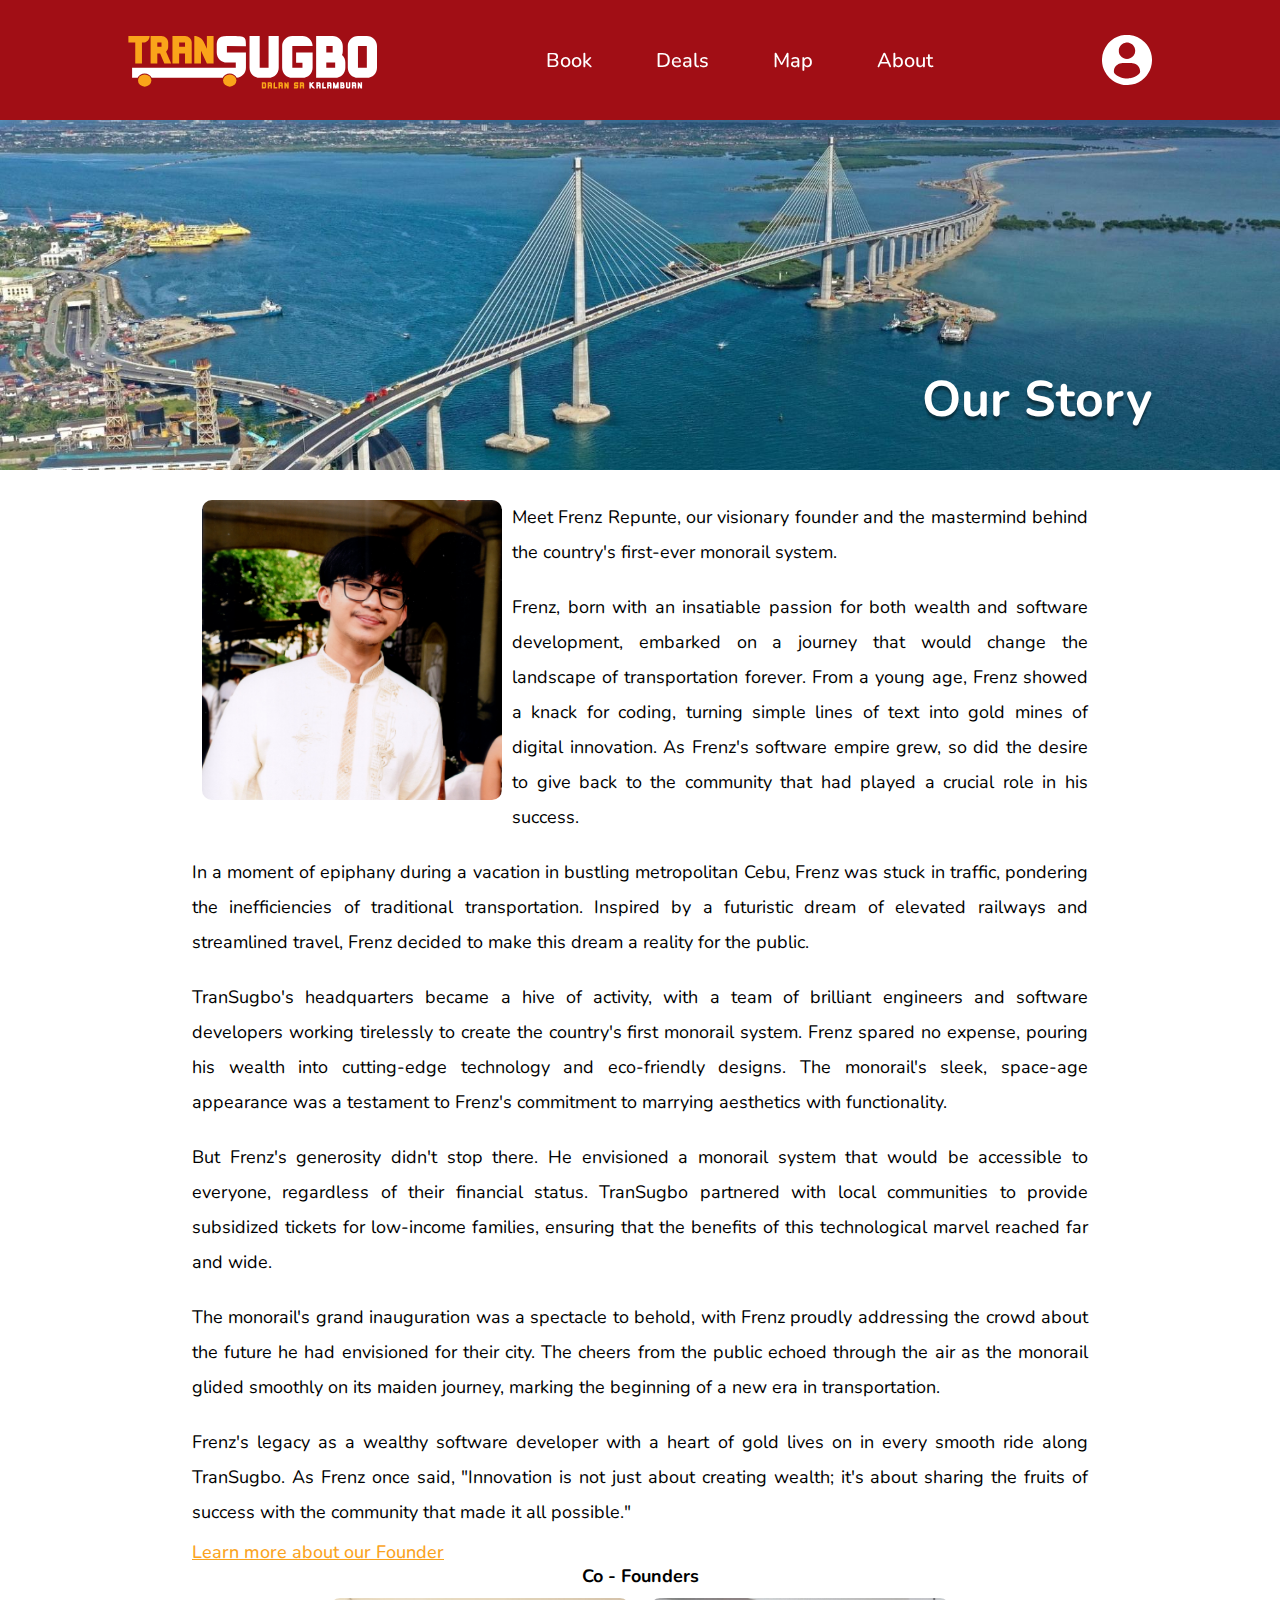
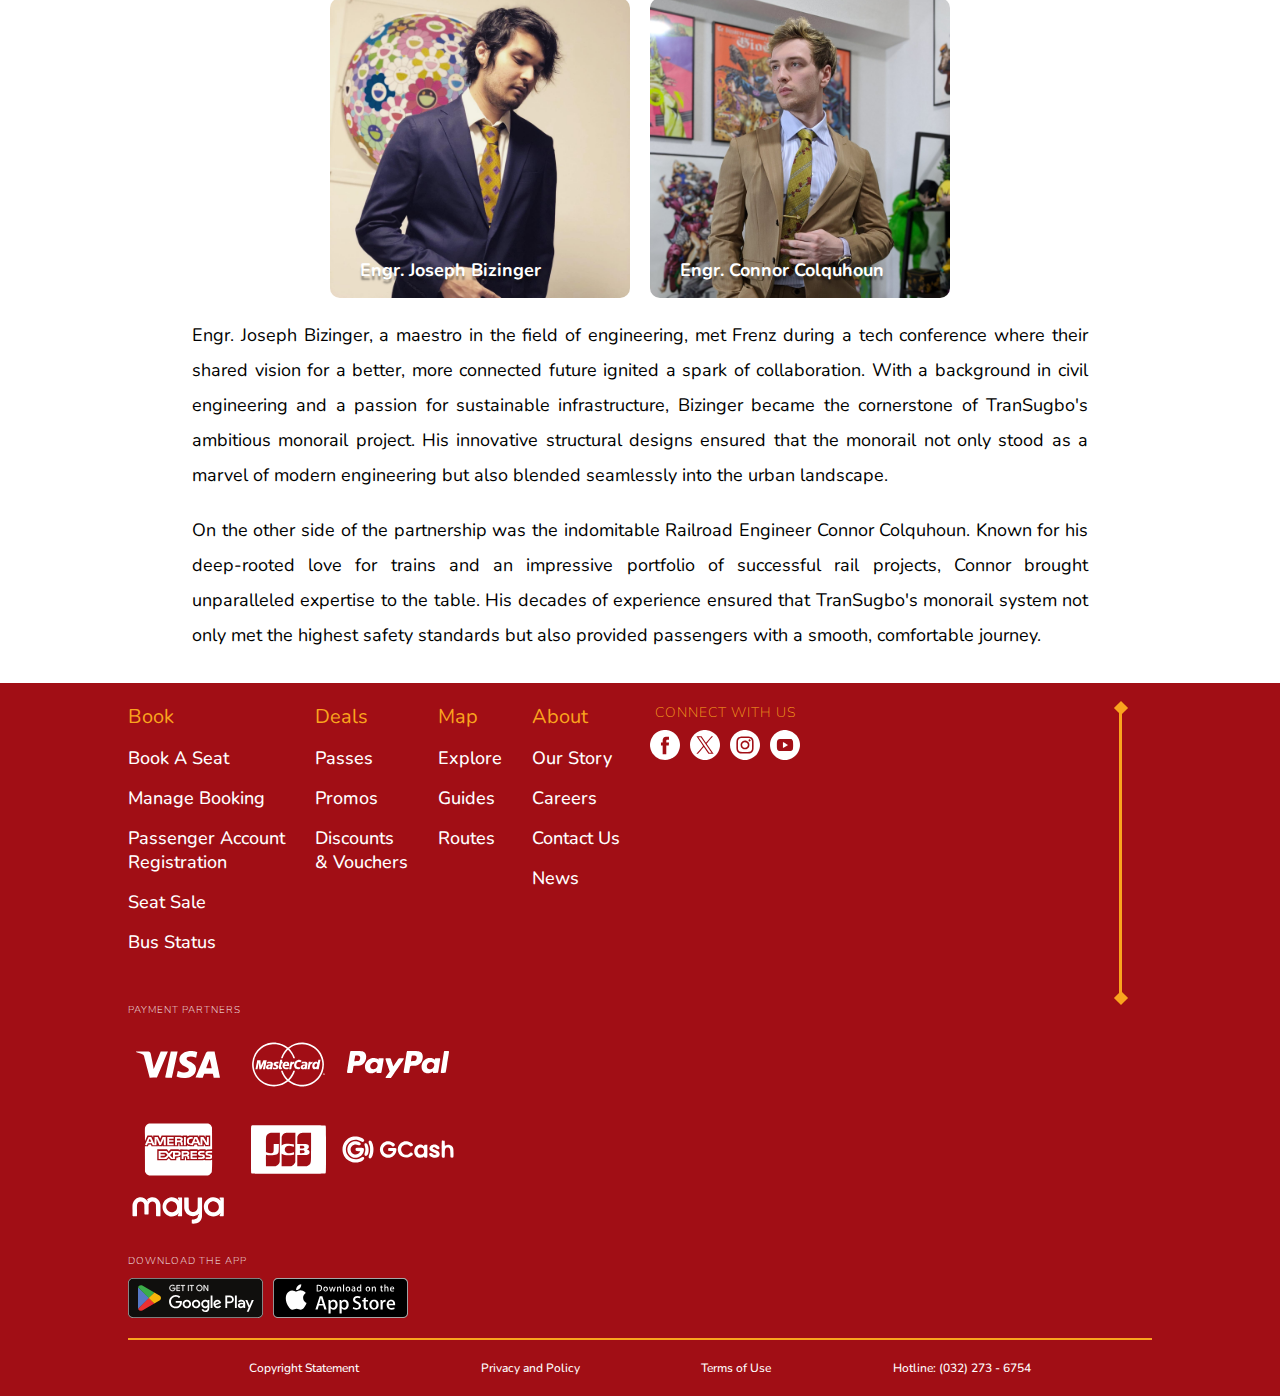
<file: about.html>
<html>
    <head>
        <title>About Us</title>
        <link rel="icon" type="image/x-icon" href="images/TranSugbo_Icon.svg">
        <link rel="stylesheet" type="text/css" href="style.css">
        <script type = "text/javascript" src="main.js"></script>
    </head>
    <body>
        <div class="index_container">
            <header>
                <a href="index.html" onclick="resetForm();"><img class="logo" src="images/Transugbo-logo-01.svg"></a>
                <nav>
                    <ul class="nav_links">
                        <li>
                            <a href="#">Book</a>
                            <ul class="dropdown">
                                <li><a href="bookingpage.html">Book A Seat</a></li>
                                <hr>
                                <li><a href="#">Manage Booking</a></li>
                                <hr>
                                <li><a href="#">Passenger Account Registration</a></li>
                                <hr>
                                <li><a href="#">Seat Sale</a></li>
                                <hr>
                                <li><a href="#">Bus Status</a></li>
                            </ul>
                        </li>
                        <li>
                            <a href="#">Deals</a>
                            <ul class="dropdown">
                                <li><a href="passes.html">Passes</a></li>
                                <hr>
                                <li><a href="#">Promos</a></li>
                                <hr>
                                <li><a href="#">Discounts & Vouchers</a></li>
                            </ul>
                        </li>
                        <li>
                            <a href="#">Map</a>
                            <ul class="dropdown">
                                <li><a href="#">Explore</a></li>
                                <hr>
                                <li><a href="#">Guides</a></li>
                                <hr>
                                <li><a href="#">Routes</a></li>
                            </ul>
                        </li>
                        <li>
                            <a href="#">About</a>
                            <ul class="dropdown">
                                <li><a href="about.html">Our Story</a></li>
                                <hr>
                                <li><a href="#">Careers</a></li>
                                <hr>
                                <li><a href="#">Contact Us</a></li>
                                <hr>
                                <li><a href="news.html">News</a></li>
                            </ul>
                        </li>
                    </ul>    
                </nav>
                <div class="userLogIn">
                    <a class="user" href="loginpage.html"><img src="images/profile-user.svg"></a>
                </div>
            </header>

            <div class="about_us_page">
                <div class="about_page_header">
                    <h4>Our Story</h4>
                </div>

                <div class="about_content">
                    <div class="about_founders">
                        <img src="images/Frenz.jpg">
                    </div>
                    <p>Meet Frenz Repunte, our visionary founder and the mastermind behind the country's first-ever monorail system.</p>
                    <p>Frenz, born with an insatiable passion for both wealth and software development, embarked on a journey that would change the landscape of transportation forever. From a young age, Frenz showed a knack for coding, turning simple lines of text into gold mines of digital innovation. As Frenz's software empire grew, so did the desire to give back to the community that had played a crucial role in his success.</p>
                    <p>In a moment of epiphany during a vacation in bustling metropolitan Cebu, Frenz was stuck in traffic, pondering the inefficiencies of traditional transportation. Inspired by a futuristic dream of elevated railways and streamlined travel, Frenz decided to make this dream a reality for the public.</p>
                    <p>TranSugbo's headquarters became a hive of activity, with a team of brilliant engineers and software developers working tirelessly to create the country's first monorail system. Frenz spared no expense, pouring his wealth into cutting-edge technology and eco-friendly designs. The monorail's sleek, space-age appearance was a testament to Frenz's commitment to marrying aesthetics with functionality.</p>
                    <p>But Frenz's generosity didn't stop there. He envisioned a monorail system that would be accessible to everyone, regardless of their financial status. TranSugbo partnered with local communities to provide subsidized tickets for low-income families, ensuring that the benefits of this technological marvel reached far and wide.</p>
                    <p>The monorail's grand inauguration was a spectacle to behold, with Frenz proudly addressing the crowd about the future he had envisioned for their city. The cheers from the public echoed through the air as the monorail glided smoothly on its maiden journey, marking the beginning of a new era in transportation.</p>
                    <p>Frenz's legacy as a wealthy software developer with a heart of gold lives on in every smooth ride along TranSugbo. As Frenz once said, "Innovation is not just about creating wealth; it's about sharing the fruits of success with the community that made it all possible."</p>
                    <a href="profile.html">Learn more about our Founder</a>
                    <h4>Co - Founders</h4>
                    <div class="co-founders">
                        <div class="about_founders">
                            <img src="images/joseph_bizinger.jpg">
                            <span>Engr. Joseph Bizinger</span>
                        </div>
                        <div class="about_founders">
                            <img src="images/Connor.jpg">
                            <span>Engr. Connor Colquhoun</span>
                        </div>
                    </div>
                    <p>Engr. Joseph Bizinger, a maestro in the field of engineering, met Frenz during a tech conference where their shared vision for a better, more connected future ignited a spark of collaboration. With a background in civil engineering and a passion for sustainable infrastructure, Bizinger became the cornerstone of TranSugbo's ambitious monorail project. His innovative structural designs ensured that the monorail not only stood as a marvel of modern engineering but also blended seamlessly into the urban landscape.</p>
                    <p>On the other side of the partnership was the indomitable Railroad Engineer Connor Colquhoun. Known for his deep-rooted love for trains and an impressive portfolio of successful rail projects, Connor brought unparalleled expertise to the table. His decades of experience ensured that TranSugbo's monorail system not only met the highest safety standards but also provided passengers with a smooth, comfortable journey.</p>
                </div>
            </div>

            <footer class="footer">
                <div class="whole-footer-container">
                        <div class="footer-row">
                            <div class="footer-col">
                                <div class="footer-col-title">Book</div>
                                <ul class="footer-list">
                                    <li><a href="bookingpage.html">Book A Seat</a></li>
                                    <li><a href="#">Manage Booking</a></li>
                                    <li><a href="#">Passenger Account </br>Registration</a></li>
                                    <li><a href="#">Seat Sale</a></li>
                                    <li><a href="#">Bus Status</a></li>
                                </ul>
                            </div>
                            <div class="footer-col">
                                <div class="footer-col-title">Deals</div>
                                <ul class="footer-list">
                                    <li><a href="passes.html">Passes</a></li>
                                    <li><a href="#">Promos</a></li>
                                    <li><a href="#">Discounts </br>& Vouchers</a></li>
                                </ul>
                            </div>
                            <div class="footer-col">
                                <div class="footer-col-title">Map</div>
                                <ul class="footer-list">
                                    <li><a href="#">Explore</a></li>
                                    <li><a href="#">Guides</a></li>
                                    <li><a href="#">Routes</a></li>
                                </ul>
                            </div>
                            <div class="footer-col">
                                <div class="footer-col-title">About</div>
                                <ul class="footer-list">
                                    <li><a href="about.html">Our Story</a></li>
                                    <li><a href="#">Careers</a></li>
                                    <li><a href="#">Contact Us</a></li>
                                    <li><a href="news.html">News</a></li>
                                </ul>
                            </div>
                            <div class="socmed">
                                <div class="socmed-title">CONNECT WITH US</div>
                                <div class="socmed-links">
                                    <a href="http://facbook.com/TranSugbo"><img src="images/facebook.svg"/></a>
                                    <a href="http://twitter.com/OfficialTranSugbo"><img src="images/twitter.svg"/></a>
                                    <a href="http://instagram.com/officialtransugbo"><img src="images/instagram.svg"/></a>
                                    <a href="http://youtube.com/@OfficialTranSugbo"><img src="images/play.svg"/></a>
                                </div>
                            </div>
                        </div>
    
                     <div class="line-container">
                        <div class="horizontal-line">
                            <div class="diamond"></div>
                            <div class="diamond"></div>
                        </div>
                    </div>
                    
                    <div class="partners-app">
                        <div class="payment-partners">
                            <div class="partners-title">PAYMENT PARTNERS</div>
                            <div class="partners">
                                <a href="https://www.visa.com.ph"><img id="visa" src="images/Visa.svg"/></a>
                                <a href="https://www.mastercard.com.ph/en-ph.html"><img id="mastercard" src="images/mastercard.svg"/></a>
                                <a href="https://www.paypal.com/ph/home"><img id="paypal" src="images/PayPal.svg"/></a>
                                <a href="https://www.americanexpress.com"><img id="amex" src="images/AmEx.svg"/></a>
                                <a href="https://www.global.jcb/en/index.html"><img id="jcb" src="images/JCB.svg"/></a>
                                <a href="https://www.gcash.com"><img id="gcash" src="images/Gcash.svg"/></a>
                                <a href="https://www.maya.ph"><img id="maya" src="images/Maya.svg"/></a>
                            </div>
                        </div>
                        <div class="download-app">
                            <div class="app-title">DOWNLOAD THE APP</div>
                            <div class="googleplay-applestore">
                                <a href="https://play.google.com/store/apps/details?id=com.transugboinc.transugbo"><img id="google" src="images/Google_Play_Store_badge_EN.svg"/></a>
                                <a href="http://apps.apple.com/ph/app/transugbo/id26465947"><img id="apple" src="images/Download_on_the_App_Store_Badge.svg"/></a>
                            </div>
                        </div>
                    </div>
                </div>
                <hr>
                <div class="terms-policy">
                    <ul class="terms-list">
                        <li><a href="#">Copyright Statement</a></li>
                        <li><a href="#">Privacy and Policy</a></li>
                        <li><a href="#">Terms of Use</a></li>
                        <li>Hotline: (032) 273 - 6754</li>
                    </ul>
                </div>
            </footer>
        </div>
    </body>
</html>
</file>
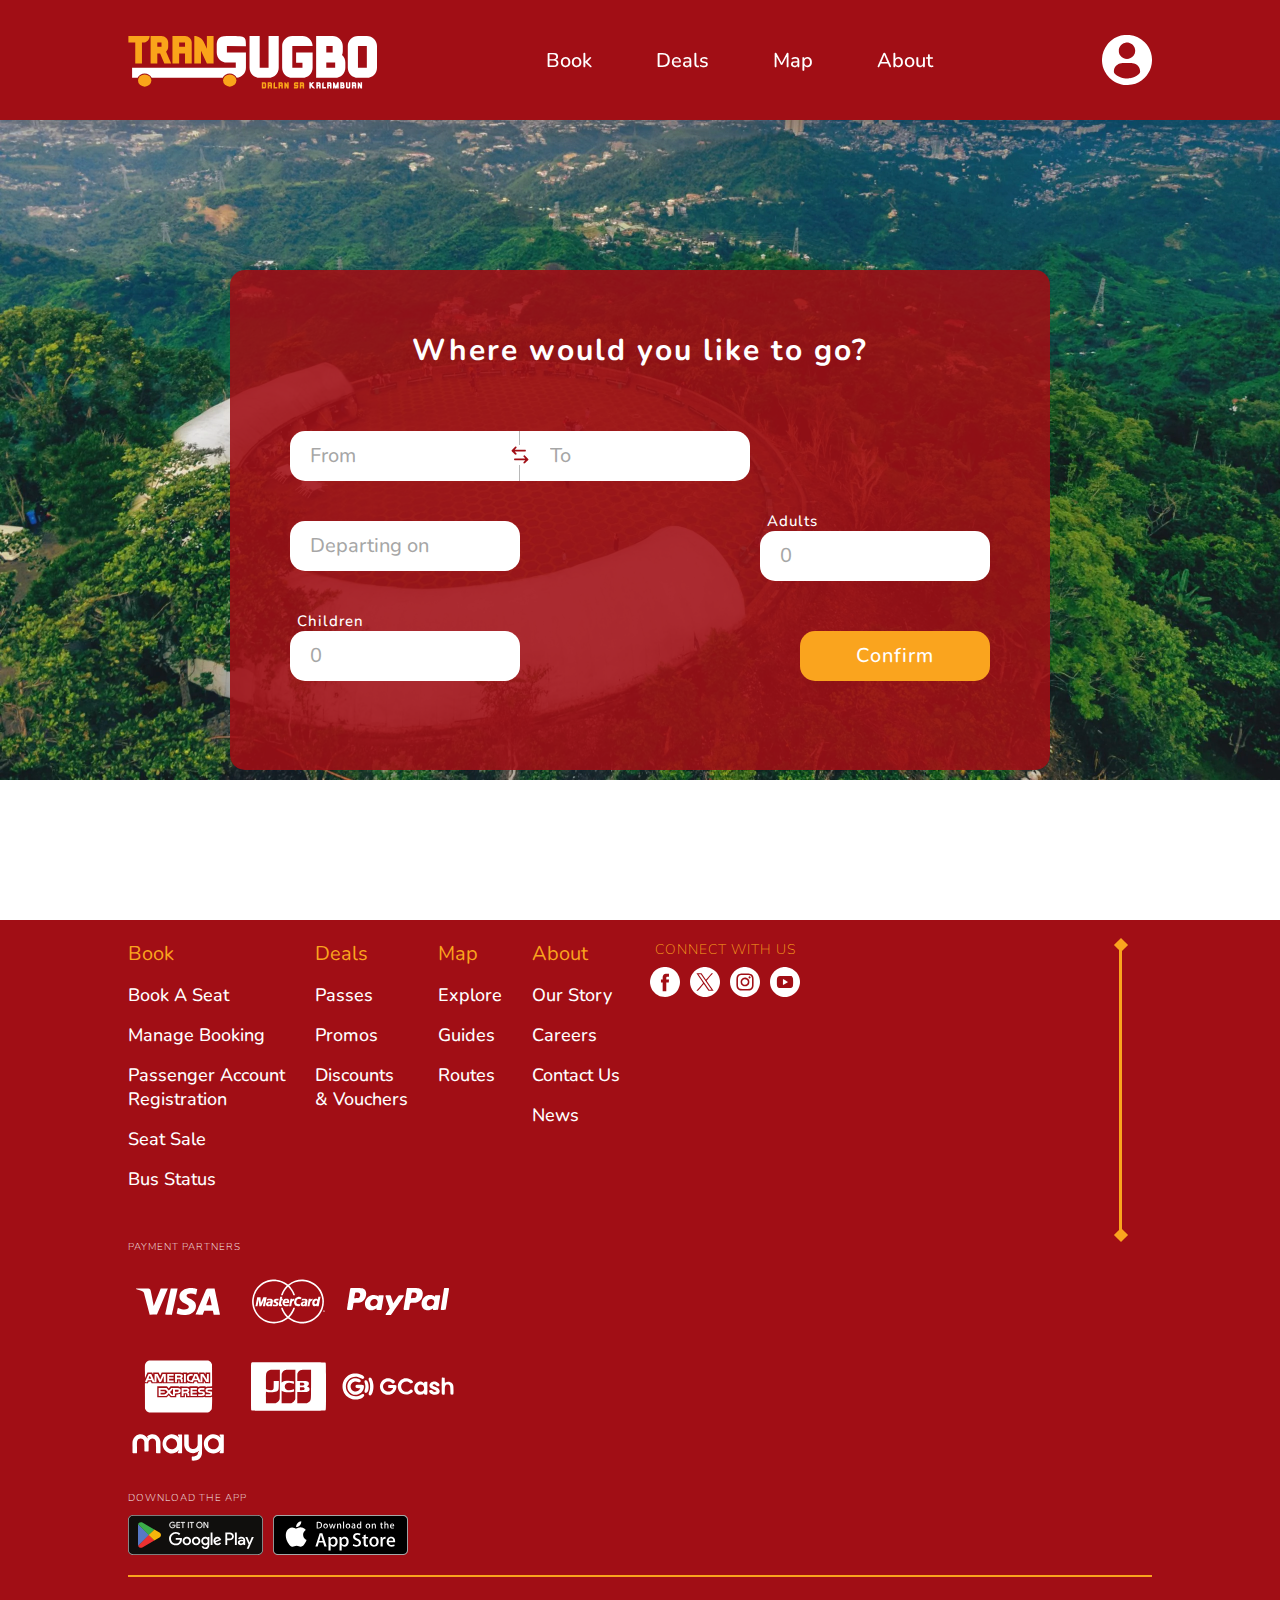
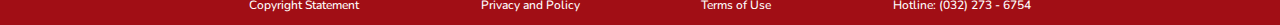
<file: billing.html>
<html>
    <head>
        <title>Book a Ticket</title>
        <link rel="icon" type="image/x-icon" href="images/TranSugbo_Icon.svg">
        <link rel="stylesheet" type="text/css" href="style.css">
        <script type = "text/javascript" src="main.js"></script>
    </head>
    <body id="billing_body" onload="loadBilling(); calcTotal(); checkPasses();">
        <div class="index_container">
            <header>
                <a href="index.html" onclick="resetForm();"><img class="logo" src="images/Transugbo-logo-01.svg"></a>
                <nav>
                    <ul class="nav_links">
                        <li>
                            <a href="#">Book</a>
                            <ul class="dropdown">
                                <li><a href="bookingpage.html">Book A Seat</a></li>
                                <hr>
                                <li><a href="#">Manage Booking</a></li>
                                <hr>
                                <li><a href="#">Passenger Account Registration</a></li>
                                <hr>
                                <li><a href="#">Seat Sale</a></li>
                                <hr>
                                <li><a href="#">Bus Status</a></li>
                            </ul>
                        </li>
                        <li>
                            <a href="#">Deals</a>
                            <ul class="dropdown">
                                <li><a href="passes.html">Passes</a></li>
                                <hr>
                                <li><a href="#">Promos</a></li>
                                <hr>
                                <li><a href="#">Discounts & Vouchers</a></li>
                            </ul>
                        </li>
                        <li>
                            <a href="#">Map</a>
                            <ul class="dropdown">
                                <li><a href="#">Explore</a></li>
                                <hr>
                                <li><a href="#">Guides</a></li>
                                <hr>
                                <li><a href="#">Routes</a></li>
                            </ul>
                        </li>
                        <li>
                            <a href="#">About</a>
                            <ul class="dropdown">
                                <li><a href="about.html">Our Story</a></li>
                                <hr>
                                <li><a href="#">Careers</a></li>
                                <hr>
                                <li><a href="#">Contact Us</a></li>
                                <hr>
                                <li><a href="news.html">News</a></li>
                            </ul>
                        </li>
                    </ul>    
                </nav>
                <div class="userLogIn">
                    <a class="user" href="loginpage.html"><img src="images/profile-user.svg"></a>
                </div>
            </header>

            <div class="billing_container">
                <div class="details">
                    <div class="contact">
                        <h3>Contact Details</h3>
                        <form class="contact_details" id="contact_details" method="get" onsubmit="event.preventDefault();">
                            <div class="two-column">
                                <label for="title">Title</label>
                                <select name="title" required>
                                    <option>Mr.</option>
                                    <option>Ms.</option>
                                </select>
                            </div>
                            <div>
                                <label for="first_name">First Name</label>
                                <input type="text" name="first_name" required>
                            </div>
                            <div>
                                <label for="last_name">Last Name</label>
                                <input type="text" name="last_name" required>
                            </div>
                            <div>
                                <label for="contact-email">Email</label>
                                <input type="email" name="contact-email" required>
                            </div>
                            <div>
                                <label for="contact-number">Contact No.</label>
                                <input type="tel" name="contact-number" required>
                            </div>
                            <div class="two-column">
                            <label for="nationality">Nationality</label>
                                <select name="nationality" required>
                                    <option value="" selected disabled hidden>Nationality</option>
                                    <option value="afghan">Afghan</option>
                                    <option value="albanian">Albanian</option>
                                    <option value="algerian">Algerian</option>
                                    <option value="american">American</option>
                                    <option value="andorran">Andorran</option>
                                    <option value="angolan">Angolan</option>
                                    <option value="antiguans">Antiguans</option>
                                    <option value="argentinean">Argentinean</option>
                                    <option value="armenian">Armenian</option>
                                    <option value="australian">Australian</option>
                                    <option value="austrian">Austrian</option>
                                    <option value="azerbaijani">Azerbaijani</option>
                                    <option value="bahamian">Bahamian</option>
                                    <option value="bahraini">Bahraini</option>
                                    <option value="bangladeshi">Bangladeshi</option>
                                    <option value="barbadian">Barbadian</option>
                                    <option value="barbudans">Barbudans</option>
                                    <option value="batswana">Batswana</option>
                                    <option value="belarusian">Belarusian</option>
                                    <option value="belgian">Belgian</option>
                                    <option value="belizean">Belizean</option>
                                    <option value="beninese">Beninese</option>
                                    <option value="bhutanese">Bhutanese</option>
                                    <option value="bolivian">Bolivian</option>
                                    <option value="bosnian">Bosnian</option>
                                    <option value="brazilian">Brazilian</option>
                                    <option value="british">British</option>
                                    <option value="bruneian">Bruneian</option>
                                    <option value="bulgarian">Bulgarian</option>
                                    <option value="burkinabe">Burkinabe</option>
                                    <option value="burmese">Burmese</option>
                                    <option value="burundian">Burundian</option>
                                    <option value="cambodian">Cambodian</option>
                                    <option value="cameroonian">Cameroonian</option>
                                    <option value="canadian">Canadian</option>
                                    <option value="cape verdean">Cape Verdean</option>
                                    <option value="central african">Central African</option>
                                    <option value="chadian">Chadian</option>
                                    <option value="chilean">Chilean</option>
                                    <option value="chinese">Chinese</option>
                                    <option value="colombian">Colombian</option>
                                    <option value="comoran">Comoran</option>
                                    <option value="congolese">Congolese</option>
                                    <option value="costa rican">Costa Rican</option>
                                    <option value="croatian">Croatian</option>
                                    <option value="cuban">Cuban</option>
                                    <option value="cypriot">Cypriot</option>
                                    <option value="czech">Czech</option>
                                    <option value="danish">Danish</option>
                                    <option value="djibouti">Djibouti</option>
                                    <option value="dominican">Dominican</option>
                                    <option value="dutch">Dutch</option>
                                    <option value="east timorese">East Timorese</option>
                                    <option value="ecuadorean">Ecuadorean</option>
                                    <option value="egyptian">Egyptian</option>
                                    <option value="emirian">Emirian</option>
                                    <option value="equatorial guinean">Equatorial Guinean</option>
                                    <option value="eritrean">Eritrean</option>
                                    <option value="estonian">Estonian</option>
                                    <option value="ethiopian">Ethiopian</option>
                                    <option value="fijian">Fijian</option>
                                    <option value="filipino">Filipino</option>
                                    <option value="finnish">Finnish</option>
                                    <option value="french">French</option>
                                    <option value="gabonese">Gabonese</option>
                                    <option value="gambian">Gambian</option>
                                    <option value="georgian">Georgian</option>
                                    <option value="german">German</option>
                                    <option value="ghanaian">Ghanaian</option>
                                    <option value="greek">Greek</option>
                                    <option value="grenadian">Grenadian</option>
                                    <option value="guatemalan">Guatemalan</option>
                                    <option value="guinea-bissauan">Guinea-Bissauan</option>
                                    <option value="guinean">Guinean</option>
                                    <option value="guyanese">Guyanese</option>
                                    <option value="haitian">Haitian</option>
                                    <option value="herzegovinian">Herzegovinian</option>
                                    <option value="honduran">Honduran</option>
                                    <option value="hungarian">Hungarian</option>
                                    <option value="icelander">Icelander</option>
                                    <option value="indian">Indian</option>
                                    <option value="indonesian">Indonesian</option>
                                    <option value="iranian">Iranian</option>
                                    <option value="iraqi">Iraqi</option>
                                    <option value="irish">Irish</option>
                                    <option value="israeli">Israeli</option>
                                    <option value="italian">Italian</option>
                                    <option value="ivorian">Ivorian</option>
                                    <option value="jamaican">Jamaican</option>
                                    <option value="japanese">Japanese</option>
                                    <option value="jordanian">Jordanian</option>
                                    <option value="kazakhstani">Kazakhstani</option>
                                    <option value="kenyan">Kenyan</option>
                                    <option value="kittian and nevisian">Kittian and Nevisian</option>
                                    <option value="kuwaiti">Kuwaiti</option>
                                    <option value="kyrgyz">Kyrgyz</option>
                                    <option value="laotian">Laotian</option>
                                    <option value="latvian">Latvian</option>
                                    <option value="lebanese">Lebanese</option>
                                    <option value="liberian">Liberian</option>
                                    <option value="libyan">Libyan</option>
                                    <option value="liechtensteiner">Liechtensteiner</option>
                                    <option value="lithuanian">Lithuanian</option>
                                    <option value="luxembourger">Luxembourger</option>
                                    <option value="macedonian">Macedonian</option>
                                    <option value="malagasy">Malagasy</option>
                                    <option value="malawian">Malawian</option>
                                    <option value="malaysian">Malaysian</option>
                                    <option value="maldivan">Maldivan</option>
                                    <option value="malian">Malian</option>
                                    <option value="maltese">Maltese</option>
                                    <option value="marshallese">Marshallese</option>
                                    <option value="mauritanian">Mauritanian</option>
                                    <option value="mauritian">Mauritian</option>
                                    <option value="mexican">Mexican</option>
                                    <option value="micronesian">Micronesian</option>
                                    <option value="moldovan">Moldovan</option>
                                    <option value="monacan">Monacan</option>
                                    <option value="mongolian">Mongolian</option>
                                    <option value="moroccan">Moroccan</option>
                                    <option value="mosotho">Mosotho</option>
                                    <option value="motswana">Motswana</option>
                                    <option value="mozambican">Mozambican</option>
                                    <option value="namibian">Namibian</option>
                                    <option value="nauruan">Nauruan</option>
                                    <option value="nepalese">Nepalese</option>
                                    <option value="new zealander">New Zealander</option>
                                    <option value="ni-vanuatu">Ni-Vanuatu</option>
                                    <option value="nicaraguan">Nicaraguan</option>
                                    <option value="nigerien">Nigerien</option>
                                    <option value="north korean">North Korean</option>
                                    <option value="northern irish">Northern Irish</option>
                                    <option value="norwegian">Norwegian</option>
                                    <option value="omani">Omani</option>
                                    <option value="pakistani">Pakistani</option>
                                    <option value="palauan">Palauan</option>
                                    <option value="panamanian">Panamanian</option>
                                    <option value="papua new guinean">Papua New Guinean</option>
                                    <option value="paraguayan">Paraguayan</option>
                                    <option value="peruvian">Peruvian</option>
                                    <option value="polish">Polish</option>
                                    <option value="portuguese">Portuguese</option>
                                    <option value="qatari">Qatari</option>
                                    <option value="romanian">Romanian</option>
                                    <option value="russian">Russian</option>
                                    <option value="rwandan">Rwandan</option>
                                    <option value="saint lucian">Saint Lucian</option>
                                    <option value="salvadoran">Salvadoran</option>
                                    <option value="samoan">Samoan</option>
                                    <option value="san marinese">San Marinese</option>
                                    <option value="sao tomean">Sao Tomean</option>
                                    <option value="saudi">Saudi</option>
                                    <option value="scottish">Scottish</option>
                                    <option value="senegalese">Senegalese</option>
                                    <option value="serbian">Serbian</option>
                                    <option value="seychellois">Seychellois</option>
                                    <option value="sierra leonean">Sierra Leonean</option>
                                    <option value="singaporean">Singaporean</option>
                                    <option value="slovakian">Slovakian</option>
                                    <option value="slovenian">Slovenian</option>
                                    <option value="solomon islander">Solomon Islander</option>
                                    <option value="somali">Somali</option>
                                    <option value="south african">South African</option>
                                    <option value="south korean">South Korean</option>
                                    <option value="spanish">Spanish</option>
                                    <option value="sri lankan">Sri Lankan</option>
                                    <option value="sudanese">Sudanese</option>
                                    <option value="surinamer">Surinamer</option>
                                    <option value="swazi">Swazi</option>
                                    <option value="swedish">Swedish</option>
                                    <option value="swiss">Swiss</option>
                                    <option value="syrian">Syrian</option>
                                    <option value="taiwanese">Taiwanese</option>
                                    <option value="tajik">Tajik</option>
                                    <option value="tanzanian">Tanzanian</option>
                                    <option value="thai">Thai</option>
                                    <option value="togolese">Togolese</option>
                                    <option value="tongan">Tongan</option>
                                    <option value="trinidadian or tobagonian">Trinidadian or Tobagonian</option>
                                    <option value="tunisian">Tunisian</option>
                                    <option value="turkish">Turkish</option>
                                    <option value="tuvaluan">Tuvaluan</option>
                                    <option value="ugandan">Ugandan</option>
                                    <option value="ukrainian">Ukrainian</option>
                                    <option value="uruguayan">Uruguayan</option>
                                    <option value="uzbekistani">Uzbekistani</option>
                                    <option value="venezuelan">Venezuelan</option>
                                    <option value="vietnamese">Vietnamese</option>
                                    <option value="welsh">Welsh</option>
                                    <option value="yemenite">Yemenite</option>
                                    <option value="zambian">Zambian</option>
                                    <option value="zimbabwean">Zimbabwean</option>
                                </select>
                            </div>
                        </form>
                    </div>
                    <div class="passenger">
                        <h3>Passenger Information</h3>
                        <form class="passenger_information" id="passenger_information" method="get" onsubmit="event.preventDefault();">

                        </form>
                        <div id="form_data">
                            <div>
                                <label for="first_name">First Name</label>
                                <input type="text" name="first_name" required>
                            </div>
                            <div>
                                <label for="last_name">Last Name</label>
                                <input type="text" name="last_name" required>
                            </div>
                            <div>
                                <label for="gender">Gender</label>
                                <select name="gender" required>
                                    <option>Male</option>
                                    <option>Female</option>
                                </select>
                            </div>
                            <div>
                                <label for="contact-number">Contact No.</label>
                                <input type="tel" name="contact-number" required>
                            </div>
                            <div class="two-column">
                                <label for="nationality">Nationality</label>
                                <select name="nationality" required>
                                    <option value="" selected disabled hidden>Nationality</option>
                                    <option value="afghan">Afghan</option>
                                    <option value="albanian">Albanian</option>
                                    <option value="algerian">Algerian</option>
                                    <option value="american">American</option>
                                    <option value="andorran">Andorran</option>
                                    <option value="angolan">Angolan</option>
                                    <option value="antiguans">Antiguans</option>
                                    <option value="argentinean">Argentinean</option>
                                    <option value="armenian">Armenian</option>
                                    <option value="australian">Australian</option>
                                    <option value="austrian">Austrian</option>
                                    <option value="azerbaijani">Azerbaijani</option>
                                    <option value="bahamian">Bahamian</option>
                                    <option value="bahraini">Bahraini</option>
                                    <option value="bangladeshi">Bangladeshi</option>
                                    <option value="barbadian">Barbadian</option>
                                    <option value="barbudans">Barbudans</option>
                                    <option value="batswana">Batswana</option>
                                    <option value="belarusian">Belarusian</option>
                                    <option value="belgian">Belgian</option>
                                    <option value="belizean">Belizean</option>
                                    <option value="beninese">Beninese</option>
                                    <option value="bhutanese">Bhutanese</option>
                                    <option value="bolivian">Bolivian</option>
                                    <option value="bosnian">Bosnian</option>
                                    <option value="brazilian">Brazilian</option>
                                    <option value="british">British</option>
                                    <option value="bruneian">Bruneian</option>
                                    <option value="bulgarian">Bulgarian</option>
                                    <option value="burkinabe">Burkinabe</option>
                                    <option value="burmese">Burmese</option>
                                    <option value="burundian">Burundian</option>
                                    <option value="cambodian">Cambodian</option>
                                    <option value="cameroonian">Cameroonian</option>
                                    <option value="canadian">Canadian</option>
                                    <option value="cape verdean">Cape Verdean</option>
                                    <option value="central african">Central African</option>
                                    <option value="chadian">Chadian</option>
                                    <option value="chilean">Chilean</option>
                                    <option value="chinese">Chinese</option>
                                    <option value="colombian">Colombian</option>
                                    <option value="comoran">Comoran</option>
                                    <option value="congolese">Congolese</option>
                                    <option value="costa rican">Costa Rican</option>
                                    <option value="croatian">Croatian</option>
                                    <option value="cuban">Cuban</option>
                                    <option value="cypriot">Cypriot</option>
                                    <option value="czech">Czech</option>
                                    <option value="danish">Danish</option>
                                    <option value="djibouti">Djibouti</option>
                                    <option value="dominican">Dominican</option>
                                    <option value="dutch">Dutch</option>
                                    <option value="east timorese">East Timorese</option>
                                    <option value="ecuadorean">Ecuadorean</option>
                                    <option value="egyptian">Egyptian</option>
                                    <option value="emirian">Emirian</option>
                                    <option value="equatorial guinean">Equatorial Guinean</option>
                                    <option value="eritrean">Eritrean</option>
                                    <option value="estonian">Estonian</option>
                                    <option value="ethiopian">Ethiopian</option>
                                    <option value="fijian">Fijian</option>
                                    <option value="filipino">Filipino</option>
                                    <option value="finnish">Finnish</option>
                                    <option value="french">French</option>
                                    <option value="gabonese">Gabonese</option>
                                    <option value="gambian">Gambian</option>
                                    <option value="georgian">Georgian</option>
                                    <option value="german">German</option>
                                    <option value="ghanaian">Ghanaian</option>
                                    <option value="greek">Greek</option>
                                    <option value="grenadian">Grenadian</option>
                                    <option value="guatemalan">Guatemalan</option>
                                    <option value="guinea-bissauan">Guinea-Bissauan</option>
                                    <option value="guinean">Guinean</option>
                                    <option value="guyanese">Guyanese</option>
                                    <option value="haitian">Haitian</option>
                                    <option value="herzegovinian">Herzegovinian</option>
                                    <option value="honduran">Honduran</option>
                                    <option value="hungarian">Hungarian</option>
                                    <option value="icelander">Icelander</option>
                                    <option value="indian">Indian</option>
                                    <option value="indonesian">Indonesian</option>
                                    <option value="iranian">Iranian</option>
                                    <option value="iraqi">Iraqi</option>
                                    <option value="irish">Irish</option>
                                    <option value="israeli">Israeli</option>
                                    <option value="italian">Italian</option>
                                    <option value="ivorian">Ivorian</option>
                                    <option value="jamaican">Jamaican</option>
                                    <option value="japanese">Japanese</option>
                                    <option value="jordanian">Jordanian</option>
                                    <option value="kazakhstani">Kazakhstani</option>
                                    <option value="kenyan">Kenyan</option>
                                    <option value="kittian and nevisian">Kittian and Nevisian</option>
                                    <option value="kuwaiti">Kuwaiti</option>
                                    <option value="kyrgyz">Kyrgyz</option>
                                    <option value="laotian">Laotian</option>
                                    <option value="latvian">Latvian</option>
                                    <option value="lebanese">Lebanese</option>
                                    <option value="liberian">Liberian</option>
                                    <option value="libyan">Libyan</option>
                                    <option value="liechtensteiner">Liechtensteiner</option>
                                    <option value="lithuanian">Lithuanian</option>
                                    <option value="luxembourger">Luxembourger</option>
                                    <option value="macedonian">Macedonian</option>
                                    <option value="malagasy">Malagasy</option>
                                    <option value="malawian">Malawian</option>
                                    <option value="malaysian">Malaysian</option>
                                    <option value="maldivan">Maldivan</option>
                                    <option value="malian">Malian</option>
                                    <option value="maltese">Maltese</option>
                                    <option value="marshallese">Marshallese</option>
                                    <option value="mauritanian">Mauritanian</option>
                                    <option value="mauritian">Mauritian</option>
                                    <option value="mexican">Mexican</option>
                                    <option value="micronesian">Micronesian</option>
                                    <option value="moldovan">Moldovan</option>
                                    <option value="monacan">Monacan</option>
                                    <option value="mongolian">Mongolian</option>
                                    <option value="moroccan">Moroccan</option>
                                    <option value="mosotho">Mosotho</option>
                                    <option value="motswana">Motswana</option>
                                    <option value="mozambican">Mozambican</option>
                                    <option value="namibian">Namibian</option>
                                    <option value="nauruan">Nauruan</option>
                                    <option value="nepalese">Nepalese</option>
                                    <option value="new zealander">New Zealander</option>
                                    <option value="ni-vanuatu">Ni-Vanuatu</option>
                                    <option value="nicaraguan">Nicaraguan</option>
                                    <option value="nigerien">Nigerien</option>
                                    <option value="north korean">North Korean</option>
                                    <option value="northern irish">Northern Irish</option>
                                    <option value="norwegian">Norwegian</option>
                                    <option value="omani">Omani</option>
                                    <option value="pakistani">Pakistani</option>
                                    <option value="palauan">Palauan</option>
                                    <option value="panamanian">Panamanian</option>
                                    <option value="papua new guinean">Papua New Guinean</option>
                                    <option value="paraguayan">Paraguayan</option>
                                    <option value="peruvian">Peruvian</option>
                                    <option value="polish">Polish</option>
                                    <option value="portuguese">Portuguese</option>
                                    <option value="qatari">Qatari</option>
                                    <option value="romanian">Romanian</option>
                                    <option value="russian">Russian</option>
                                    <option value="rwandan">Rwandan</option>
                                    <option value="saint lucian">Saint Lucian</option>
                                    <option value="salvadoran">Salvadoran</option>
                                    <option value="samoan">Samoan</option>
                                    <option value="san marinese">San Marinese</option>
                                    <option value="sao tomean">Sao Tomean</option>
                                    <option value="saudi">Saudi</option>
                                    <option value="scottish">Scottish</option>
                                    <option value="senegalese">Senegalese</option>
                                    <option value="serbian">Serbian</option>
                                    <option value="seychellois">Seychellois</option>
                                    <option value="sierra leonean">Sierra Leonean</option>
                                    <option value="singaporean">Singaporean</option>
                                    <option value="slovakian">Slovakian</option>
                                    <option value="slovenian">Slovenian</option>
                                    <option value="solomon islander">Solomon Islander</option>
                                    <option value="somali">Somali</option>
                                    <option value="south african">South African</option>
                                    <option value="south korean">South Korean</option>
                                    <option value="spanish">Spanish</option>
                                    <option value="sri lankan">Sri Lankan</option>
                                    <option value="sudanese">Sudanese</option>
                                    <option value="surinamer">Surinamer</option>
                                    <option value="swazi">Swazi</option>
                                    <option value="swedish">Swedish</option>
                                    <option value="swiss">Swiss</option>
                                    <option value="syrian">Syrian</option>
                                    <option value="taiwanese">Taiwanese</option>
                                    <option value="tajik">Tajik</option>
                                    <option value="tanzanian">Tanzanian</option>
                                    <option value="thai">Thai</option>
                                    <option value="togolese">Togolese</option>
                                    <option value="tongan">Tongan</option>
                                    <option value="trinidadian or tobagonian">Trinidadian or Tobagonian</option>
                                    <option value="tunisian">Tunisian</option>
                                    <option value="turkish">Turkish</option>
                                    <option value="tuvaluan">Tuvaluan</option>
                                    <option value="ugandan">Ugandan</option>
                                    <option value="ukrainian">Ukrainian</option>
                                    <option value="uruguayan">Uruguayan</option>
                                    <option value="uzbekistani">Uzbekistani</option>
                                    <option value="venezuelan">Venezuelan</option>
                                    <option value="vietnamese">Vietnamese</option>
                                    <option value="welsh">Welsh</option>
                                    <option value="yemenite">Yemenite</option>
                                    <option value="zambian">Zambian</option>
                                    <option value="zimbabwean">Zimbabwean</option>
                                </select>
                            </div>
                        </div>
                    </div>
                    <div class="payment">
                        <h3>Payment Details</h3>
                        <form class="payment_details" id="payment_details" method="get" action="index.html">
                            <label for="payment_mode" id="payment_mode">Mode of Payment</label>
                            <select name="payment_mode" class="two-column" required>
                                <option value="visa">Visa</option>
                                <option value="mastercard">MasterCard</option>
                                <option value="paypal">PayPal</option>
                                <option value="amex">American Express</option>
                                <option value="jcb">JCB</option>
                                <option value="gcash">Gcash</option>
                                <option value="maya">Maya</option>
                            </select>
                            <input required type="text" name="fname" placeholder="First Name">
                            <input required type="text" name="lname" placeholder="Last Name">
                            <input required type="tel" name="ccn" placeholder="XXXX XXXX XXXX XXXX" maxlength="19" inputmode="numeric" pattern="[0-9\s]{13,19}">
                            <div id="exp">
                                <select name="exp-mm" id="exp-mm" required>
                                    <option disabled selected>mm</option>
                                    <option>01</option>
                                    <option>02</option>
                                    <option>03</option>
                                    <option>04</option>
                                    <option>05</option>
                                    <option>06</option>
                                    <option>07</option>
                                    <option>08</option>
                                    <option>09</option>
                                    <option>10</option>
                                    <option>11</option>
                                    <option>12</option>
                                </select>
                                <span>/</span>
                                <select name="exp-yyyy" id="exp-yyyy" required>
                                    <option disabled selected>yyyy</option>
                                    <option>2023</option>
                                    <option>2024</option>
                                    <option>2025</option>
                                    <option>2026</option>
                                    <option>2027</option>
                                    <option>2028</option>
                                    <option>2029</option>
                                    <option>2030</option>
                                    <option>2031</option>
                                </select>
                                <input name="cvv" placeholder="CVV" maxlength="4" inputmode="numeric">
                            </div>
                        </form>
                    </div>
                </div>
                <div class="payment-method">
                    <h4>Travel Details</h4>

                    <hr>

                    <div class="travel_details">
                        <h5 id="departlabel">Departure</h5>
                        <h5 id="arrivelabel">Arrival</h5>
                        <h5 id="billing_from">------</h5>
                        <h5 id="billing_to">------</h5>
                        <h5 id="datelabel" class="two-column date">Departure Date</h5>
                        <h5 id="depart_date" class="two-column date depart_date">-------</h5>
                    </div>
                    <hr>
                    <div class="travel_details">

                        <h5 id="payment_title">Adult</h5>
                        <div class="counter">
                            <img onclick="add(document.getElementById('adult_counter'), localStorage.key(2));" src="images/add.png">
                            <h5 id="adult_counter">x</h5>
                            <img onclick="sub(document.getElementById('adult_counter'), localStorage.key(2));" src="images/delete.png">
                        </div>
                        <h5 id="payment_title" class="child_block">Children</h5>
                        <div class="counter child_block">
                            <img onclick="add(document.getElementById('children_counter'), localStorage.key(0));" src="images/add.png">
                            <h5 id="children_counter">x</h5>
                            <img onclick="sub(document.getElementById('children_counter'), localStorage.key(0));" src="images/delete.png">
                        </div>
                        <label for="mode" id="mode_label">Mode</label>
                        <select onchange="calcTotal();" name="mode" id="billing_mode" required>
                            <option value="train">Train</option>
                            <option value="bus">Bus</option>
                        </select>
                    </div>

                    <hr>
                    
                    <h4 class="total" id="total">Total: -----</h4>
                    <button id="book-ticket" onclick="submitBilling();" type="button">Book Ticket</button>
                </div>
            </div>


            <footer class="footer">
                <div class="whole-footer-container">
                        <div class="footer-row">
                            <div class="footer-col">
                                <div class="footer-col-title">Book</div>
                                <ul class="footer-list">
                                    <li><a href="bookingpage.html">Book A Seat</a></li>
                                    <li><a href="#">Manage Booking</a></li>
                                    <li><a href="#">Passenger Account </br>Registration</a></li>
                                    <li><a href="#">Seat Sale</a></li>
                                    <li><a href="#">Bus Status</a></li>
                                </ul>
                            </div>
                            <div class="footer-col">
                                <div class="footer-col-title">Deals</div>
                                <ul class="footer-list">
                                    <li><a href="passes.html">Passes</a></li>
                                    <li><a href="#">Promos</a></li>
                                    <li><a href="#">Discounts </br>& Vouchers</a></li>
                                </ul>
                            </div>
                            <div class="footer-col">
                                <div class="footer-col-title">Map</div>
                                <ul class="footer-list">
                                    <li><a href="#">Explore</a></li>
                                    <li><a href="#">Guides</a></li>
                                    <li><a href="#">Routes</a></li>
                                </ul>
                            </div>
                            <div class="footer-col">
                                <div class="footer-col-title">About</div>
                                <ul class="footer-list">
                                    <li><a href="about.html">Our Story</a></li>
                                    <li><a href="#">Careers</a></li>
                                    <li><a href="#">Contact Us</a></li>
                                    <li><a href="news.html">News</a></li>
                                </ul>
                            </div>
                            <div class="socmed">
                                <div class="socmed-title">CONNECT WITH US</div>
                                <div class="socmed-links">
                                    <a href="http://facbook.com/TranSugbo"><img src="images/facebook.svg"/></a>
                                    <a href="http://twitter.com/OfficialTranSugbo"><img src="images/twitter.svg"/></a>
                                    <a href="http://instagram.com/officialtransugbo"><img src="images/instagram.svg"/></a>
                                    <a href="http://youtube.com/@OfficialTranSugbo"><img src="images/play.svg"/></a>
                                </div>
                            </div>
                        </div>
    
                     <div class="line-container">
                        <div class="horizontal-line">
                            <div class="diamond"></div>
                            <div class="diamond"></div>
                        </div>
                    </div>
                    
                    <div class="partners-app">
                        <div class="payment-partners">
                            <div class="partners-title">PAYMENT PARTNERS</div>
                            <div class="partners">
                                <a href="https://www.visa.com.ph"><img id="visa" src="images/Visa.svg"/></a>
                                <a href="https://www.mastercard.com.ph/en-ph.html"><img id="mastercard" src="images/mastercard.svg"/></a>
                                <a href="https://www.paypal.com/ph/home"><img id="paypal" src="images/PayPal.svg"/></a>
                                <a href="https://www.americanexpress.com"><img id="amex" src="images/AmEx.svg"/></a>
                                <a href="https://www.global.jcb/en/index.html"><img id="jcb" src="images/JCB.svg"/></a>
                                <a href="https://www.gcash.com"><img id="gcash" src="images/Gcash.svg"/></a>
                                <a href="https://www.maya.ph"><img id="maya" src="images/Maya.svg"/></a>
                            </div>
                        </div>
                        <div class="download-app">
                            <div class="app-title">DOWNLOAD THE APP</div>
                            <div class="googleplay-applestore">
                                <a href="https://play.google.com/store/apps/details?id=com.transugboinc.transugbo"><img id="google" src="images/Google_Play_Store_badge_EN.svg"/></a>
                                <a href="http://apps.apple.com/ph/app/transugbo/id26465947"><img id="apple" src="images/Download_on_the_App_Store_Badge.svg"/></a>
                            </div>
                        </div>
                    </div>
                </div>
                <hr>
                <div class="terms-policy">
                    <ul class="terms-list">
                        <li><a href="#">Copyright Statement</a></li>
                        <li><a href="#">Privacy and Policy</a></li>
                        <li><a href="#">Terms of Use</a></li>
                        <li>Hotline: (032) 273 - 6754</li>
                    </ul>
                </div>
            </footer>
        </div>
    </body>
</html>
</file>
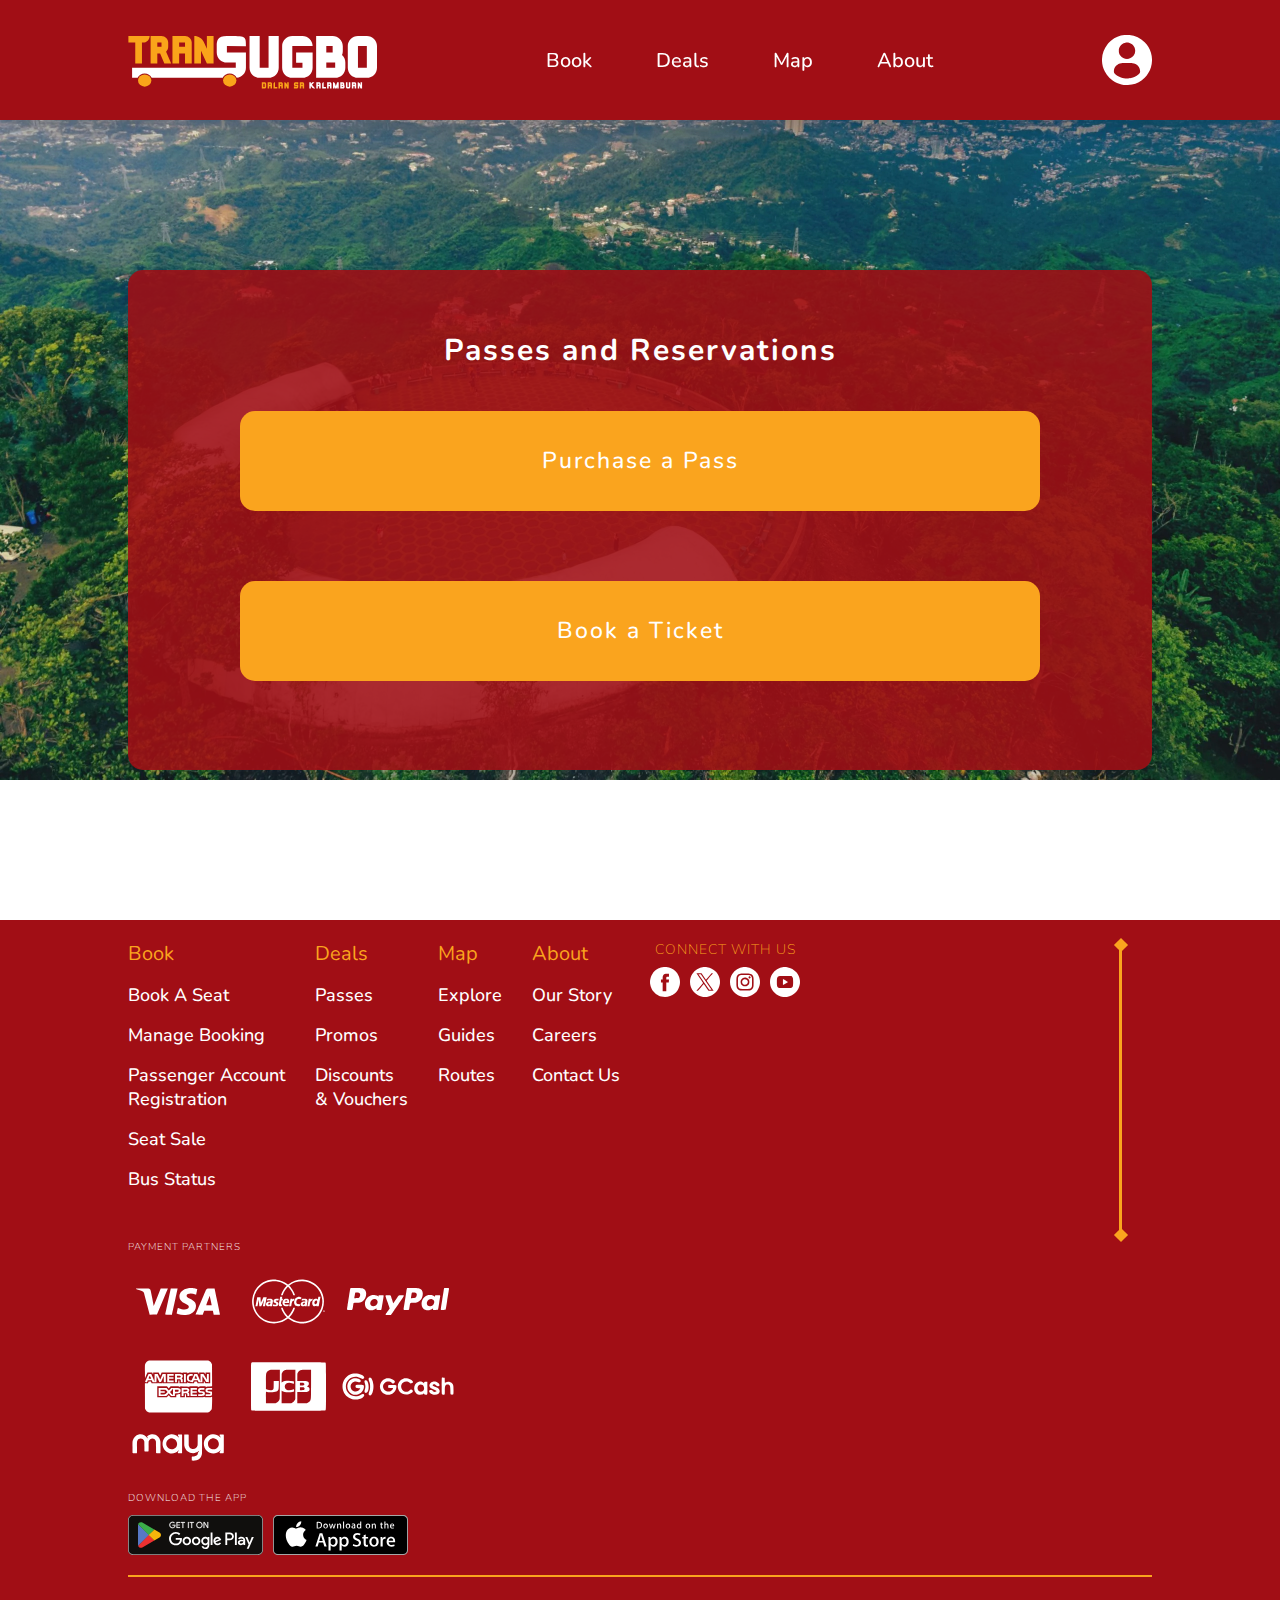
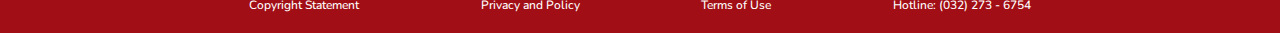
<file: bookingpage.html>
<html>
    <head>
        <title>Passes and Reservations</title>
        <link rel="icon" type="image/x-icon" href="images/TranSugbo_Icon.svg">
        <link rel="stylesheet" type="text/css" href="style.css">
        <script type = "text/javascript" src="main.js"></script>
    </head>
    <body>
        <div class="index_container">
            <header>
                <a href="index.html" onclick="resetForm();"><img class="logo" src="images/Transugbo-logo-01.svg"></a>
                <nav>
                    <ul class="nav_links">
                        <li><a href="#">Book</a></li>
                        <li><a href="#">Deals</a></li>
                        <li><a href="#">Map</a></li>
                        <li><a href="#">About</a></li>
                    </ul>    
                </nav>
                <div class="userLogIn">
                    <a class="user" href="loginpage.html"><img src="images/profile-user.svg"></a>
                </div>
            </header>

            <div class="passes_or_tickets">
                <div class="choicebox">
                    <h2>Passes and Reservations</h2>
                    <a href="#"><button>Purchase a Pass</button></a>
                    <a href="ticketreservation.html"><button>Book a Ticket</button></a>
                </div>
            </div>


            <footer class="footer">
                <div class="whole-footer-container">
                        <div class="footer-row">
                            <div class="footer-col">
                                <div class="footer-col-title">Book</div>
                                <ul class="footer-list">
                                    <li><a href="bookingpage.html">Book A Seat</a></li>
                                    <li><a href="#">Manage Booking</a></li>
                                    <li><a href="#">Passenger Account </br>Registration</a></li>
                                    <li><a href="#">Seat Sale</a></li>
                                    <li><a href="#">Bus Status</a></li>
                                </ul>
                            </div>
                            <div class="footer-col">
                                <div class="footer-col-title">Deals</div>
                                <ul class="footer-list">
                                    <li><a href="#">Passes</a></li>
                                    <li><a href="#">Promos</a></li>
                                    <li><a href="#">Discounts </br>& Vouchers</a></li>
                                </ul>
                            </div>
                            <div class="footer-col">
                                <div class="footer-col-title">Map</div>
                                <ul class="footer-list">
                                    <li><a href="#">Explore</a></li>
                                    <li><a href="#">Guides</a></li>
                                    <li><a href="#">Routes</a></li>
                                </ul>
                            </div>
                            <div class="footer-col">
                                <div class="footer-col-title">About</div>
                                <ul class="footer-list">
                                    <li><a href="#">Our Story</a></li>
                                    <li><a href="#">Careers</a></li>
                                    <li><a href="#">Contact Us</a></li>
                                </ul>
                            </div>
                            <div class="socmed">
                                <div class="socmed-title">CONNECT WITH US</div>
                                <div class="socmed-links">
                                    <a href="#"><img src="images/facebook.svg"/></a>
                                    <a href="#"><img src="images/twitter.svg"/></a>
                                    <a href="#"><img src="images/instagram.svg"/></a>
                                    <a href="#"><img src="images/play.svg"/></a>
                                </div>
                            </div>
                        </div>
    
                     <div class="line-container">
                        <div class="horizontal-line">
                            <div class="diamond"></div>
                            <div class="diamond"></div>
                        </div>
                    </div>
                    
                    <div class="partners-app">
                        <div class="payment-partners">
                            <div class="partners-title">PAYMENT PARTNERS</div>
                            <div class="partners">
                                <a href="https://www.visa.com.ph"><img id="visa" src="images/Visa.svg"/></a>
                                <a href="https://www.mastercard.com.ph/en-ph.html"><img id="mastercard" src="images/mastercard.svg"/></a>
                                <a href="https://www.paypal.com/ph/home"><img id="paypal" src="images/PayPal.svg"/></a>
                                <a href="https://www.americanexpress.com"><img id="amex" src="images/AmEx.svg"/></a>
                                <a href="https://www.global.jcb/en/index.html"><img id="jcb" src="images/JCB.svg"/></a>
                                <a href="https://www.gcash.com"><img id="gcash" src="images/Gcash.svg"/></a>
                                <a href="https://www.maya.ph"><img id="maya" src="images/Maya.svg"/></a>
                            </div>
                        </div>
                        <div class="download-app">
                            <div class="app-title">DOWNLOAD THE APP</div>
                            <div class="googleplay-applestore">
                                <a href="#"><img id="google" src="images/Google_Play_Store_badge_EN.svg"/></a>
                                <a href="#"><img id="apple" src="images/Download_on_the_App_Store_Badge.svg"/></a>
                            </div>
                        </div>
                    </div>
                </div>
                <hr>
                <div class="terms-policy">
                    <ul class="terms-list">
                        <li><a href="#">Copyright Statement</a></li>
                        <li><a href="#">Privacy and Policy</a></li>
                        <li><a href="#">Terms of Use</a></li>
                        <li>Hotline: (032) 273 - 6754</li>
                    </ul>
                </div>
            </footer>
        </div>
    </body>
</html>
</file>
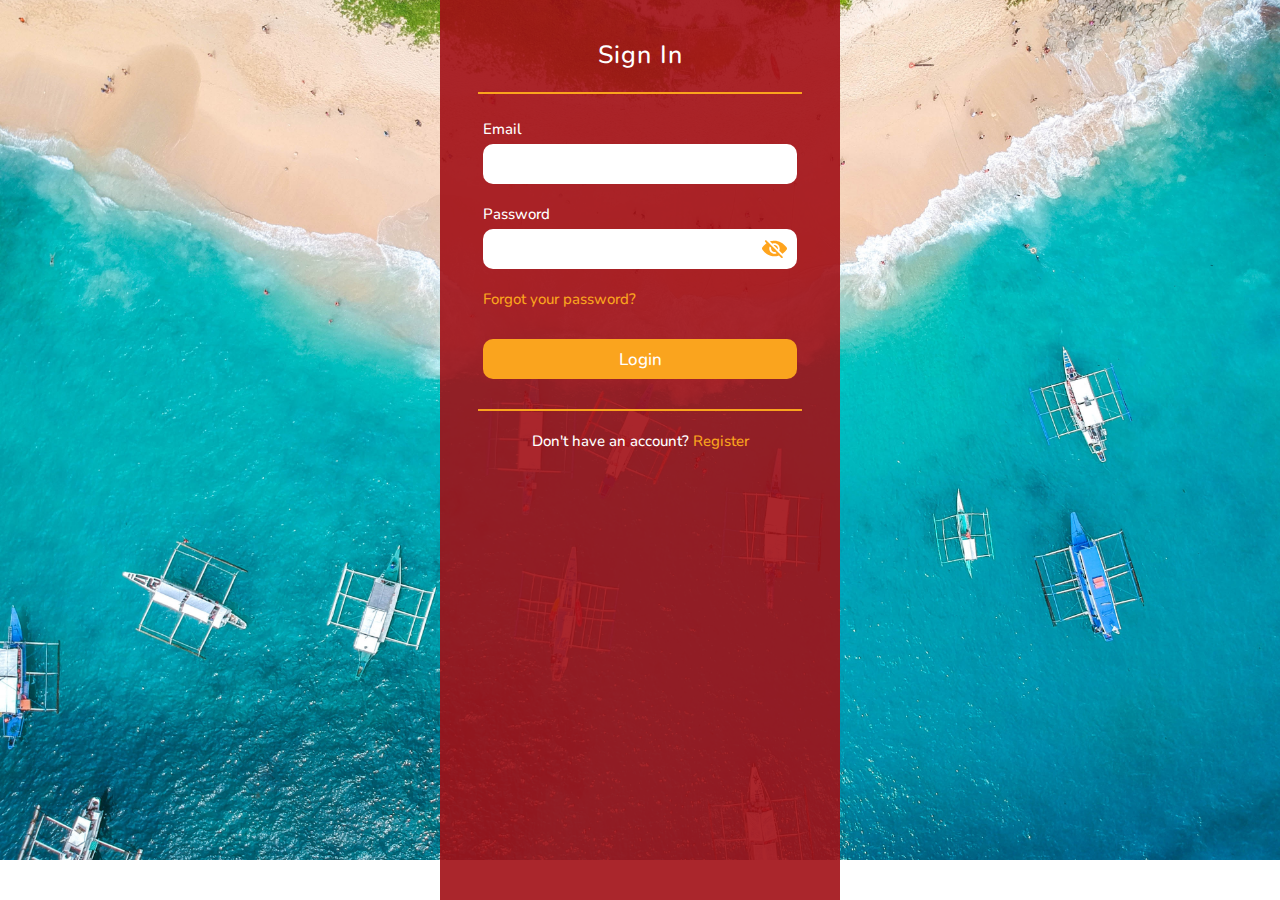
<file: loginpage.html>
<html>
    <head>
        <title>Sign In | TranSugbo</title>
        <link rel="icon" type="image/x-icon" href="images/TranSugbo_Icon.svg">
        <link rel="stylesheet" type="text/css" href="style.css">
        <script type = "text/javascript" src="main.js"></script>
    </head>
    <body class="loginPage">
        <div class="login_box">
            <h2>Sign In</h2>
            <hr>

            <form class="loginform" id="loginform" action="index.html">
                <label for="email">Email</label>
                <input type="email" name="email">
                <label for="password">Password</label>
                <div class="password">
                    <input type="password" name="password" id="password">
                    <img class="eye" id="eye" onclick="viewhide();" src="images/hidden.svg">
                </div>
                <a href="#">Forgot your password?</a>
                <button type="submit">Login</button>
            </form>   
            
            <hr>

            <p>Don't have an account? <a>Register</a></p>
        </div>
    </body>
</html>
</file>
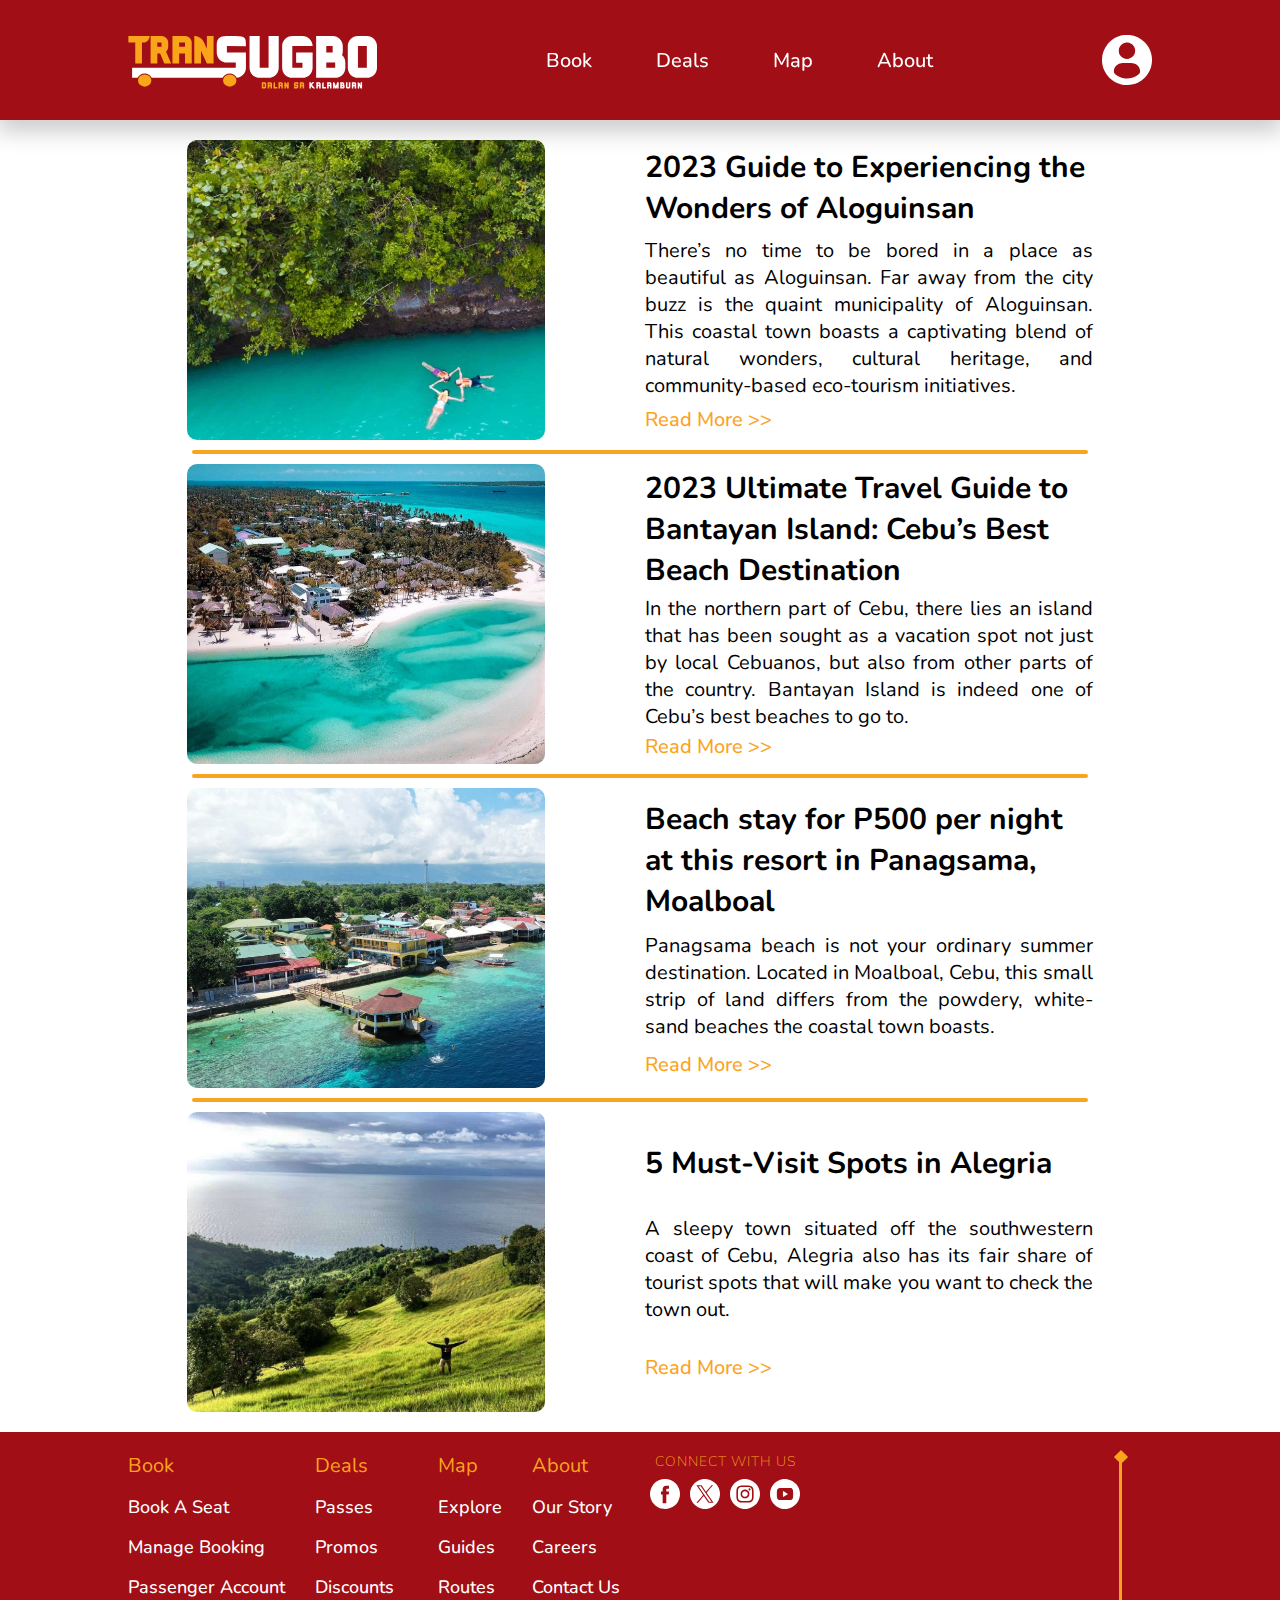
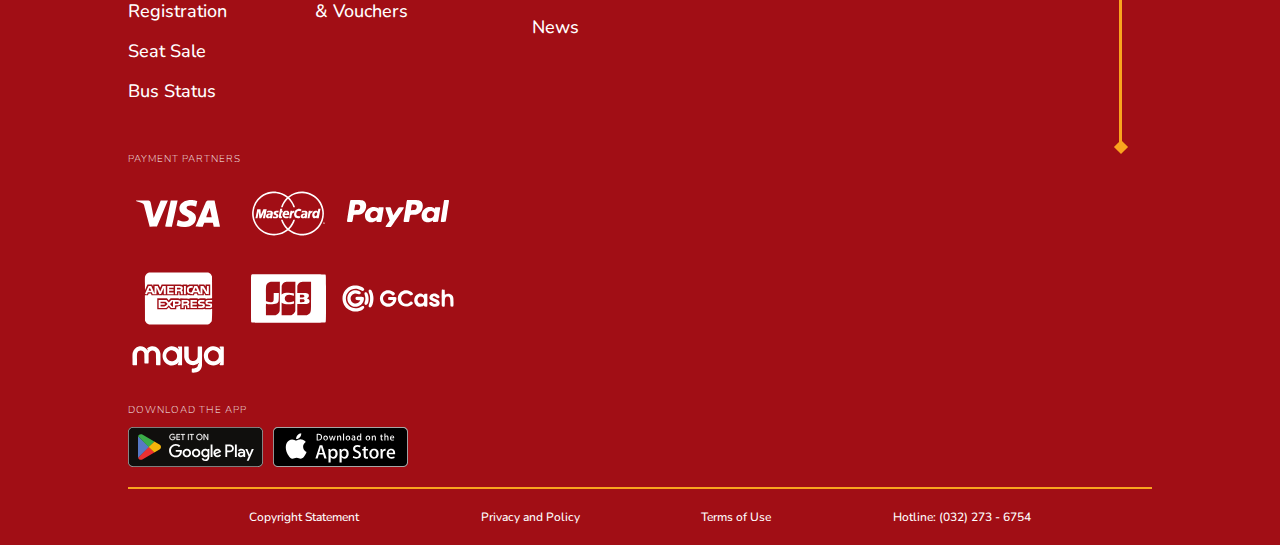
<file: news.html>
<html>
    <head>
        <title>News</title>
        <link rel="icon" type="image/x-icon" href="images/TranSugbo_Icon.svg">
        <link rel="stylesheet" type="text/css" href="style.css">
        <script type = "text/javascript" src="main.js"></script>
    </head>
    <body>
        <div class="index_container">
            <header>
                <a href="index.html" onclick="resetForm();"><img class="logo" src="images/Transugbo-logo-01.svg"></a>
                <nav>
                    <ul class="nav_links">
                        <li>
                            <a href="#">Book</a>
                            <ul class="dropdown">
                                <li><a href="bookingpage.html">Book A Seat</a></li>
                                <hr>
                                <li><a href="#">Manage Booking</a></li>
                                <hr>
                                <li><a href="#">Passenger Account Registration</a></li>
                                <hr>
                                <li><a href="#">Seat Sale</a></li>
                                <hr>
                                <li><a href="#">Bus Status</a></li>
                            </ul>
                        </li>
                        <li>
                            <a href="#">Deals</a>
                            <ul class="dropdown">
                                <li><a href="passes.html">Passes</a></li>
                                <hr>
                                <li><a href="#">Promos</a></li>
                                <hr>
                                <li><a href="#">Discounts & Vouchers</a></li>
                            </ul>
                        </li>
                        <li>
                            <a href="#">Map</a>
                            <ul class="dropdown">
                                <li><a href="#">Explore</a></li>
                                <hr>
                                <li><a href="#">Guides</a></li>
                                <hr>
                                <li><a href="#">Routes</a></li>
                            </ul>
                        </li>
                        <li>
                            <a href="#">About</a>
                            <ul class="dropdown">
                                <li><a href="about.html">Our Story</a></li>
                                <hr>
                                <li><a href="#">Careers</a></li>
                                <hr>
                                <li><a href="#">Contact Us</a></li>
                                <hr>
                                <li><a href="news.html">News</a></li>
                            </ul>
                        </li>
                    </ul>    
                </nav>
                <div class="userLogIn">
                    <a class="user" href="loginpage.html"><img src="images/profile-user.svg"></a>
                </div>
            </header>

            <div class="news_page">
                <div class="news_block">
                    <div class="news_image aloguinsan">
                    </div>
                    <div class="news_description">
                        <h4>2023 Guide to Experiencing the Wonders of Aloguinsan</h4>
                        <p>There’s no time to be bored in a place as beautiful as Aloguinsan. Far away from the city buzz is the quaint municipality of Aloguinsan. This coastal town boasts a captivating blend of natural wonders, cultural heritage, and community-based eco-tourism initiatives.</p>
                        <a href="#">Read More >></a>
                    </div>
                </div>
                <hr>
                <div class="news_block">
                    <div class="news_image bantayan">
                    </div>
                    <div class="news_description">
                        <h4>2023 Ultimate Travel Guide to Bantayan Island: Cebu’s Best Beach Destination</h4>
                        <p>In the northern part of Cebu, there lies an island that has been sought as a vacation spot not just by local Cebuanos, but also from other parts of the country. Bantayan Island is indeed one of Cebu’s best beaches to go to.</p>
                        <a href="#">Read More >></a>
                    </div>
                </div>
                <hr>
                <div class="news_block">
                    <div class="news_image moalboal">
                    </div>
                    <div class="news_description">
                        <h4>Beach stay for P500 per night at this resort in Panagsama, Moalboal</h4>
                        <p>Panagsama beach is not your ordinary summer destination. Located in Moalboal, Cebu, this small strip of land differs from the powdery, white-sand beaches the coastal town boasts.</p>
                        <a href="#">Read More >></a>
                    </div>
                </div>
                <hr>
                <div class="news_block">
                    <div class="news_image alegria">
                    </div>
                    <div class="news_description">
                        <h4>5 Must-Visit Spots in Alegria</h4>
                        <p>A sleepy town situated off the southwestern coast of Cebu, Alegria also has its fair share of tourist spots that will make you want to check the town out.</p>
                        <a href="#">Read More >></a>
                    </div>
                </div>
            </div>

            <footer class="footer">
                <div class="whole-footer-container">
                        <div class="footer-row">
                            <div class="footer-col">
                                <div class="footer-col-title">Book</div>
                                <ul class="footer-list">
                                    <li><a href="bookingpage.html">Book A Seat</a></li>
                                    <li><a href="#">Manage Booking</a></li>
                                    <li><a href="#">Passenger Account </br>Registration</a></li>
                                    <li><a href="#">Seat Sale</a></li>
                                    <li><a href="#">Bus Status</a></li>
                                </ul>
                            </div>
                            <div class="footer-col">
                                <div class="footer-col-title">Deals</div>
                                <ul class="footer-list">
                                    <li><a href="passes.html">Passes</a></li>
                                    <li><a href="#">Promos</a></li>
                                    <li><a href="#">Discounts </br>& Vouchers</a></li>
                                </ul>
                            </div>
                            <div class="footer-col">
                                <div class="footer-col-title">Map</div>
                                <ul class="footer-list">
                                    <li><a href="#">Explore</a></li>
                                    <li><a href="#">Guides</a></li>
                                    <li><a href="#">Routes</a></li>
                                </ul>
                            </div>
                            <div class="footer-col">
                                <div class="footer-col-title">About</div>
                                <ul class="footer-list">
                                    <li><a href="about.html">Our Story</a></li>
                                    <li><a href="#">Careers</a></li>
                                    <li><a href="#">Contact Us</a></li>
                                    <li><a href="news.html">News</a></li>
                                </ul>
                            </div>
                            <div class="socmed">
                                <div class="socmed-title">CONNECT WITH US</div>
                                <div class="socmed-links">
                                    <a href="http://facbook.com/TranSugbo"><img src="images/facebook.svg"/></a>
                                    <a href="http://twitter.com/OfficialTranSugbo"><img src="images/twitter.svg"/></a>
                                    <a href="http://instagram.com/officialtransugbo"><img src="images/instagram.svg"/></a>
                                    <a href="http://youtube.com/@OfficialTranSugbo"><img src="images/play.svg"/></a>
                                </div>
                            </div>
                        </div>
    
                     <div class="line-container">
                        <div class="horizontal-line">
                            <div class="diamond"></div>
                            <div class="diamond"></div>
                        </div>
                    </div>
                    
                    <div class="partners-app">
                        <div class="payment-partners">
                            <div class="partners-title">PAYMENT PARTNERS</div>
                            <div class="partners">
                                <a href="https://www.visa.com.ph"><img id="visa" src="images/Visa.svg"/></a>
                                <a href="https://www.mastercard.com.ph/en-ph.html"><img id="mastercard" src="images/mastercard.svg"/></a>
                                <a href="https://www.paypal.com/ph/home"><img id="paypal" src="images/PayPal.svg"/></a>
                                <a href="https://www.americanexpress.com"><img id="amex" src="images/AmEx.svg"/></a>
                                <a href="https://www.global.jcb/en/index.html"><img id="jcb" src="images/JCB.svg"/></a>
                                <a href="https://www.gcash.com"><img id="gcash" src="images/Gcash.svg"/></a>
                                <a href="https://www.maya.ph"><img id="maya" src="images/Maya.svg"/></a>
                            </div>
                        </div>
                        <div class="download-app">
                            <div class="app-title">DOWNLOAD THE APP</div>
                            <div class="googleplay-applestore">
                                <a href="https://play.google.com/store/apps/details?id=com.transugboinc.transugbo"><img id="google" src="images/Google_Play_Store_badge_EN.svg"/></a>
                                <a href="http://apps.apple.com/ph/app/transugbo/id26465947"><img id="apple" src="images/Download_on_the_App_Store_Badge.svg"/></a>
                            </div>
                        </div>
                    </div>
                </div>
                <hr>
                <div class="terms-policy">
                    <ul class="terms-list">
                        <li><a href="#">Copyright Statement</a></li>
                        <li><a href="#">Privacy and Policy</a></li>
                        <li><a href="#">Terms of Use</a></li>
                        <li>Hotline: (032) 273 - 6754</li>
                    </ul>
                </div>
            </footer>
        </div>
    </body>
</html>
</file>
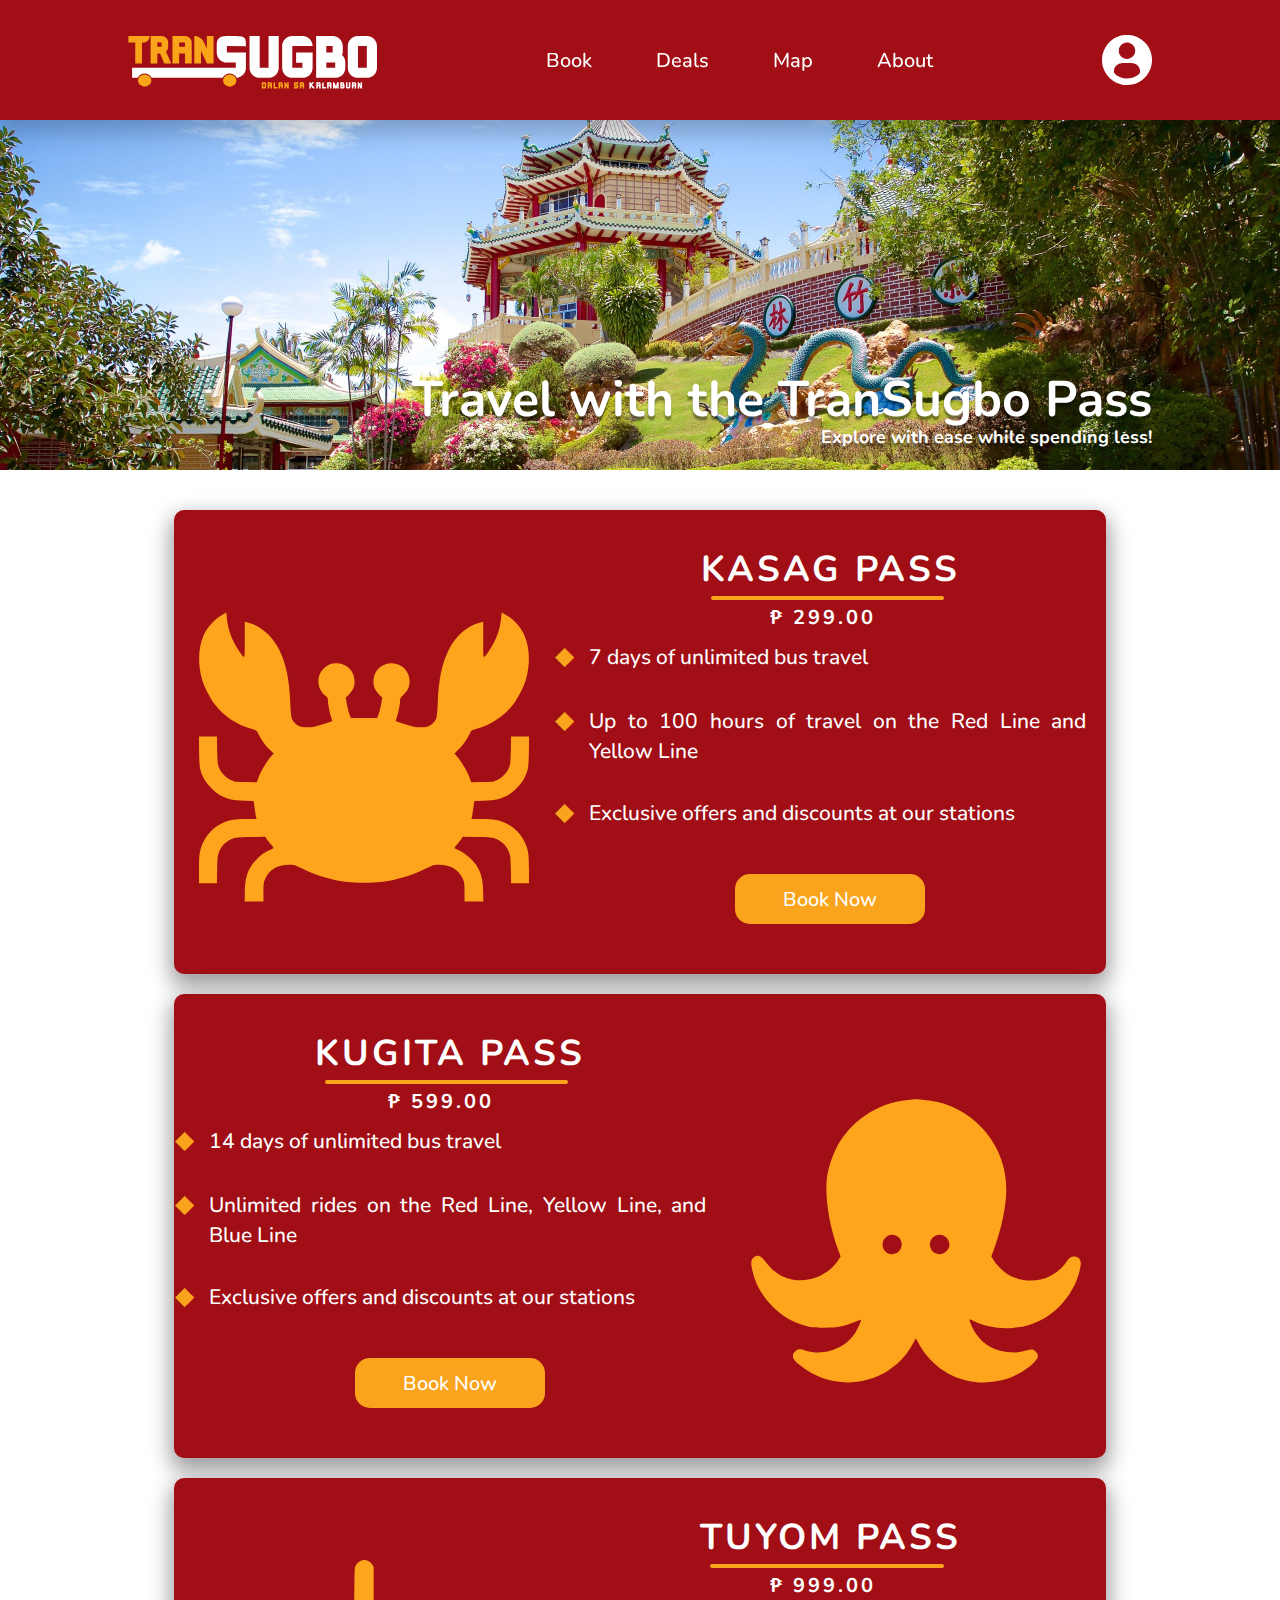
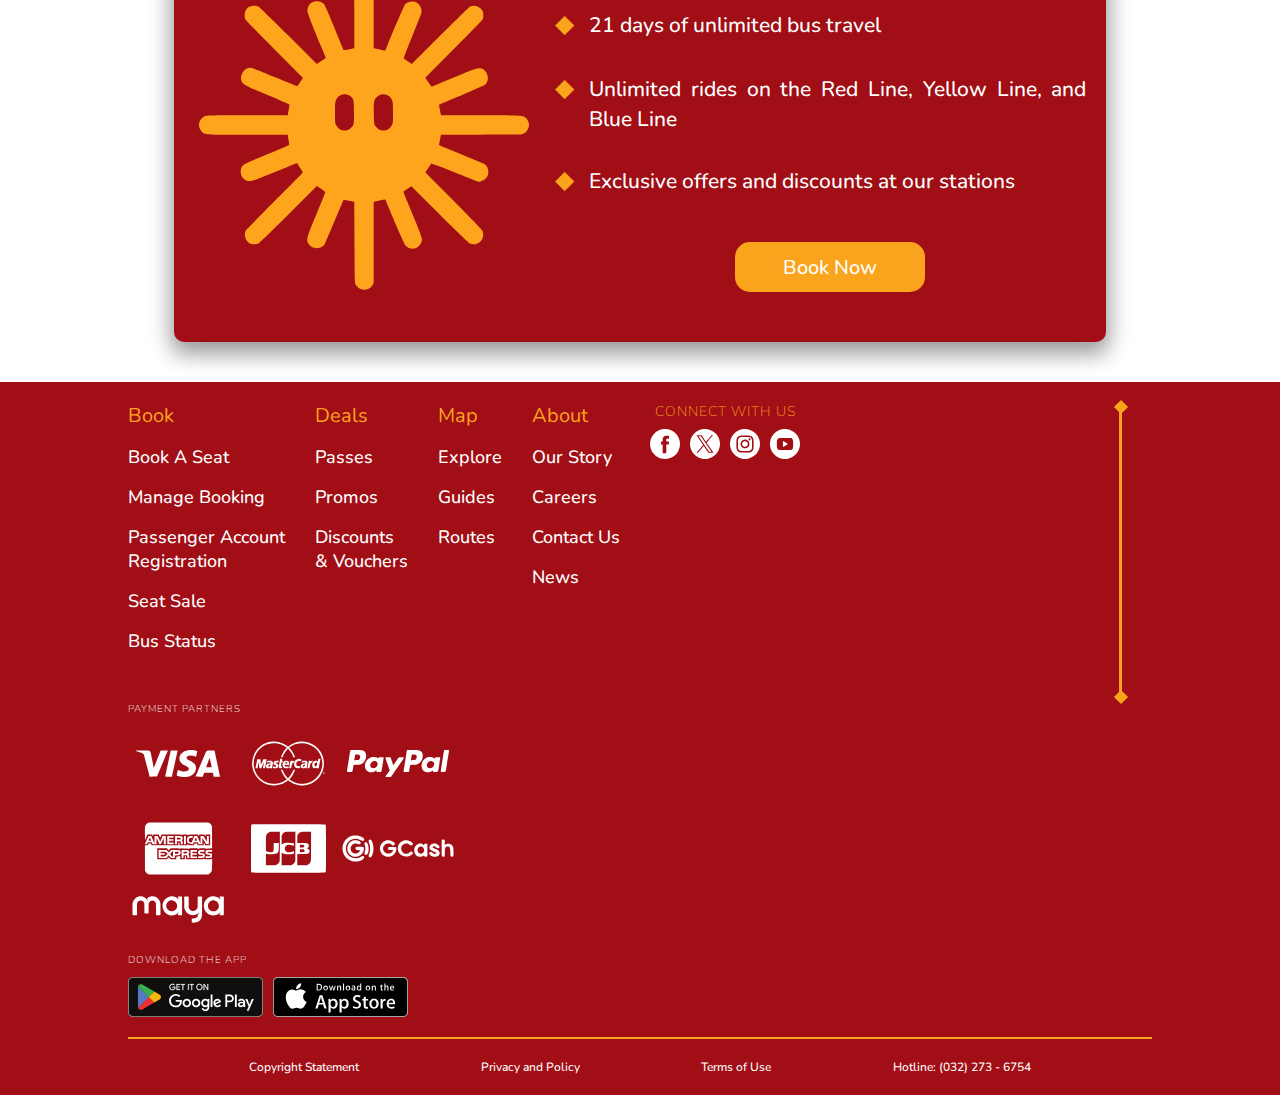
<file: passes.html>
<html>
    <head>
        <title>Passes</title>
        <link rel="icon" type="image/x-icon" href="images/TranSugbo_Icon.svg">
        <link rel="stylesheet" type="text/css" href="style.css">
        <script type = "text/javascript" src="main.js"></script>
    </head>
    <body onload="resetForm();">
        <div class="index_container">
            <header>
                <a href="index.html" onclick="resetForm();"><img class="logo" src="images/Transugbo-logo-01.svg"></a>
                <nav>
                    <ul class="nav_links">
                        <li>
                            <a href="#">Book</a>
                            <ul class="dropdown">
                                <li><a href="bookingpage.html">Book A Seat</a></li>
                                <hr>
                                <li><a href="#">Manage Booking</a></li>
                                <hr>
                                <li><a href="#">Passenger Account Registration</a></li>
                                <hr>
                                <li><a href="#">Seat Sale</a></li>
                                <hr>
                                <li><a href="#">Bus Status</a></li>
                            </ul>
                        </li>
                        <li>
                            <a href="#">Deals</a>
                            <ul class="dropdown">
                                <li><a href="passes.html">Passes</a></li>
                                <hr>
                                <li><a href="#">Promos</a></li>
                                <hr>
                                <li><a href="#">Discounts & Vouchers</a></li>
                            </ul>
                        </li>
                        <li>
                            <a href="#">Map</a>
                            <ul class="dropdown">
                                <li><a href="#">Explore</a></li>
                                <hr>
                                <li><a href="#">Guides</a></li>
                                <hr>
                                <li><a href="#">Routes</a></li>
                            </ul>
                        </li>
                        <li>
                            <a href="#">About</a>
                            <ul class="dropdown">
                                <li><a href="about.html">Our Story</a></li>
                                <hr>
                                <li><a href="#">Careers</a></li>
                                <hr>
                                <li><a href="#">Contact Us</a></li>
                                <hr>
                                <li><a href="news.html">News</a></li>
                            </ul>
                        </li>
                    </ul>    
                </nav>
                <div class="userLogIn">
                    <a class="user" href="loginpage.html"><img src="images/profile-user.svg"></a>
                </div>
            </header>

            <div class="passespage_container">
                <div class="passespage_header">
                    <h4>Travel with the TranSugbo Pass</h4>
                    <h5>Explore with ease while spending less!</h5>
                </div>
                <div class="passespage_content">
                    
                    <div class="passes_description kasag">
                        <img src="images/kasag.svg">
                        <div class="passes_details">
                            <div class="passes_title">KASAG PASS <h4>&#8369 299.00</h4></div>
                            <ul class="passes_list">
                                <li><span>7 days of unlimited bus travel</span></li>
                                <li><span>Up to 100 hours of travel on the Red Line and Yellow Line</span></li>
                                <li><span>Exclusive offers and discounts at our stations</span></li>
                            </ul>
                            <button type="submit" onclick="switchtoPasses();">Book Now</button>
                        </div>
                    </div>

                    <div class="passes_description kugita">
                        
                        <div class="passes_details">
                            <div class="passes_title">KUGITA PASS <h4>&#8369 599.00</h4></div>
                            <ul class="passes_list">
                                <li><span>14 days of unlimited bus travel</span></li>
                                <li><span>Unlimited rides on the Red Line, Yellow Line, and Blue Line</span></li>
                                <li><span>Exclusive offers and discounts at our stations</span></li>
                            </ul>
                            <button type="submit" onclick="switchtoPasses();">Book Now</button>
                        </div>
                        <img src="images/octopus.svg">
                    </div>

                    <div class="passes_description tuyom">
                        <img src="images/sea-urchin.svg">
                        <div class="passes_details">
                            <div class="passes_title">TUYOM PASS <h4>&#8369 999.00</h4></div>
                            <ul class="passes_list">
                                <li><span>21 days of unlimited bus travel</span></li>
                                <li><span>Unlimited rides on the Red Line, Yellow Line, and Blue Line</span></li>
                                <li><span>Exclusive offers and discounts at our stations</span></li>
                            </ul>
                            <button type="submit" onclick="switchtoPasses();">Book Now</button>
                        </div>
                    </div>
                </div>
            </div>


            <footer class="footer">
                <div class="whole-footer-container">
                        <div class="footer-row">
                            <div class="footer-col">
                                <div class="footer-col-title">Book</div>
                                <ul class="footer-list">
                                    <li><a href="bookingpage.html">Book A Seat</a></li>
                                    <li><a href="#">Manage Booking</a></li>
                                    <li><a href="#">Passenger Account </br>Registration</a></li>
                                    <li><a href="#">Seat Sale</a></li>
                                    <li><a href="#">Bus Status</a></li>
                                </ul>
                            </div>
                            <div class="footer-col">
                                <div class="footer-col-title">Deals</div>
                                <ul class="footer-list">
                                    <li><a href="passes.html">Passes</a></li>
                                    <li><a href="#">Promos</a></li>
                                    <li><a href="#">Discounts </br>& Vouchers</a></li>
                                </ul>
                            </div>
                            <div class="footer-col">
                                <div class="footer-col-title">Map</div>
                                <ul class="footer-list">
                                    <li><a href="#">Explore</a></li>
                                    <li><a href="#">Guides</a></li>
                                    <li><a href="#">Routes</a></li>
                                </ul>
                            </div>
                            <div class="footer-col">
                                <div class="footer-col-title">About</div>
                                <ul class="footer-list">
                                    <li><a href="about.html">Our Story</a></li>
                                    <li><a href="#">Careers</a></li>
                                    <li><a href="#">Contact Us</a></li>
                                    <li><a href="news.html">News</a></li>
                                </ul>
                            </div>
                            <div class="socmed">
                                <div class="socmed-title">CONNECT WITH US</div>
                                <div class="socmed-links">
                                    <a href="http://facbook.com/TranSugbo"><img src="images/facebook.svg"/></a>
                                    <a href="http://twitter.com/OfficialTranSugbo"><img src="images/twitter.svg"/></a>
                                    <a href="http://instagram.com/officialtransugbo"><img src="images/instagram.svg"/></a>
                                    <a href="http://youtube.com/@OfficialTranSugbo"><img src="images/play.svg"/></a>
                                </div>
                            </div>
                        </div>
    
                     <div class="line-container">
                        <div class="horizontal-line">
                            <div class="diamond"></div>
                            <div class="diamond"></div>
                        </div>
                    </div>
                    
                    <div class="partners-app">
                        <div class="payment-partners">
                            <div class="partners-title">PAYMENT PARTNERS</div>
                            <div class="partners">
                                <a href="https://www.visa.com.ph"><img id="visa" src="images/Visa.svg"/></a>
                                <a href="https://www.mastercard.com.ph/en-ph.html"><img id="mastercard" src="images/mastercard.svg"/></a>
                                <a href="https://www.paypal.com/ph/home"><img id="paypal" src="images/PayPal.svg"/></a>
                                <a href="https://www.americanexpress.com"><img id="amex" src="images/AmEx.svg"/></a>
                                <a href="https://www.global.jcb/en/index.html"><img id="jcb" src="images/JCB.svg"/></a>
                                <a href="https://www.gcash.com"><img id="gcash" src="images/Gcash.svg"/></a>
                                <a href="https://www.maya.ph"><img id="maya" src="images/Maya.svg"/></a>
                            </div>
                        </div>
                        <div class="download-app">
                            <div class="app-title">DOWNLOAD THE APP</div>
                            <div class="googleplay-applestore">
                                <a href="https://play.google.com/store/apps/details?id=com.transugboinc.transugbo"><img id="google" src="images/Google_Play_Store_badge_EN.svg"/></a>
                                <a href="http://apps.apple.com/ph/app/transugbo/id26465947"><img id="apple" src="images/Download_on_the_App_Store_Badge.svg"/></a>
                            </div>
                        </div>
                    </div>
                </div>
                <hr>
                <div class="terms-policy">
                    <ul class="terms-list">
                        <li><a href="#">Copyright Statement</a></li>
                        <li><a href="#">Privacy and Policy</a></li>
                        <li><a href="#">Terms of Use</a></li>
                        <li>Hotline: (032) 273 - 6754</li>
                    </ul>
                </div>
            </footer>
        </div>
    </body>
</html>
</file>
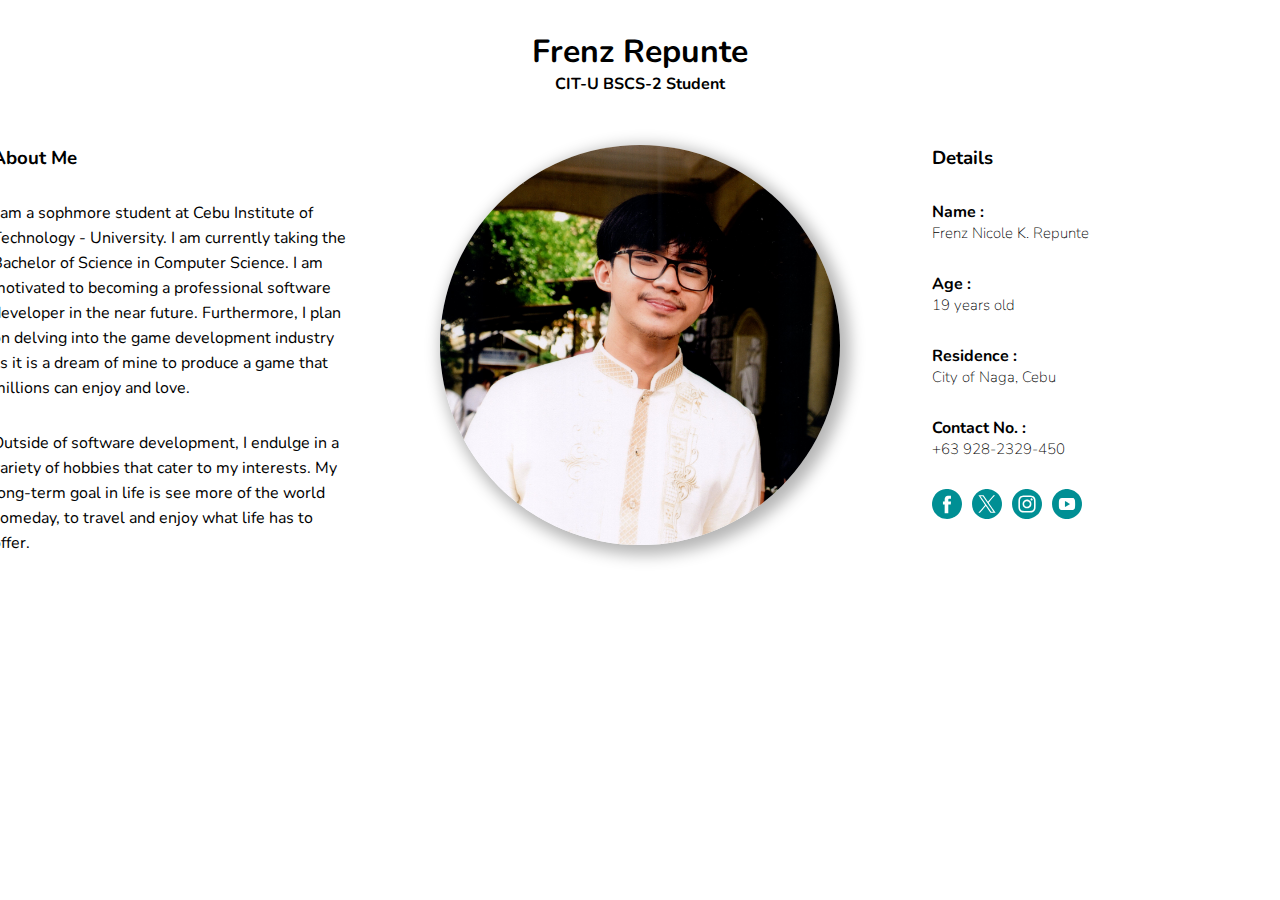
<file: profile.html>
<html>
    <head>
        <title>Frenz Repunte</title>
        <link rel="stylesheet" type="text/css" href="profile.css">
        <link rel="stylesheet" type="text/css" href="style.css">
    </head>
    <body>
        <div class="profile_title">
            <h1>Frenz Repunte</h1>
            <h4>CIT-U BSCS-2 Student</h4>
        </div>
        <div class="profile_content">
            <div class="profile_about">
                <h3>About Me</h3>
                <p>I am a sophmore student at Cebu Institute of Technology - University. I am currently taking the Bachelor of Science
                    in Computer Science. I am motivated to becoming a professional software developer in the near future. Furthermore,
                    I plan on delving into the game development industry as it is a dream of mine to produce a game that millions can
                    enjoy and love.</p>
                    
                <p> Outside of software development, I endulge in a variety of hobbies that cater to my interests. My
                    long-term goal in life is see more of the world someday, to travel and enjoy what life has to offer.
                </p>
            </div>
            <div class="profile_image">

            </div>
            <div class="profile_details">
                <h3>Details</h3>
                <div>
                    <h4>Name :</h4>
                    <h5>Frenz Nicole K. Repunte</h5>
                </div>
                <div>
                    <h4>Age :</h4>
                    <h5>19 years old</h5>
                </div>
                <div>
                    <h4>Residence :</h4>
                    <h5>City of Naga, Cebu</h5>
                </div>
                <div>
                    <h4>Contact No. :</h4>
                    <h5>+63 928-2329-450</h5>
                </div>
                <div class="socmed-links">
                    <a href="http://facbook.com/chimafrenz"><img src="images/facebook.svg"/></a>
                    <a href="http://twitter.com/c_ryder76"><img src="images/twitter.svg"/></a>
                    <a href="http://instagram.com/chimafrenz"><img src="images/instagram.svg"/></a>
                    <a href="http://youtube.com/UCysGLfr7RPx2Ya-YwhLa2vg"><img src="images/play.svg"/></a>
                </div>
            </div>
        </div>
    </body>
</html>
</file>
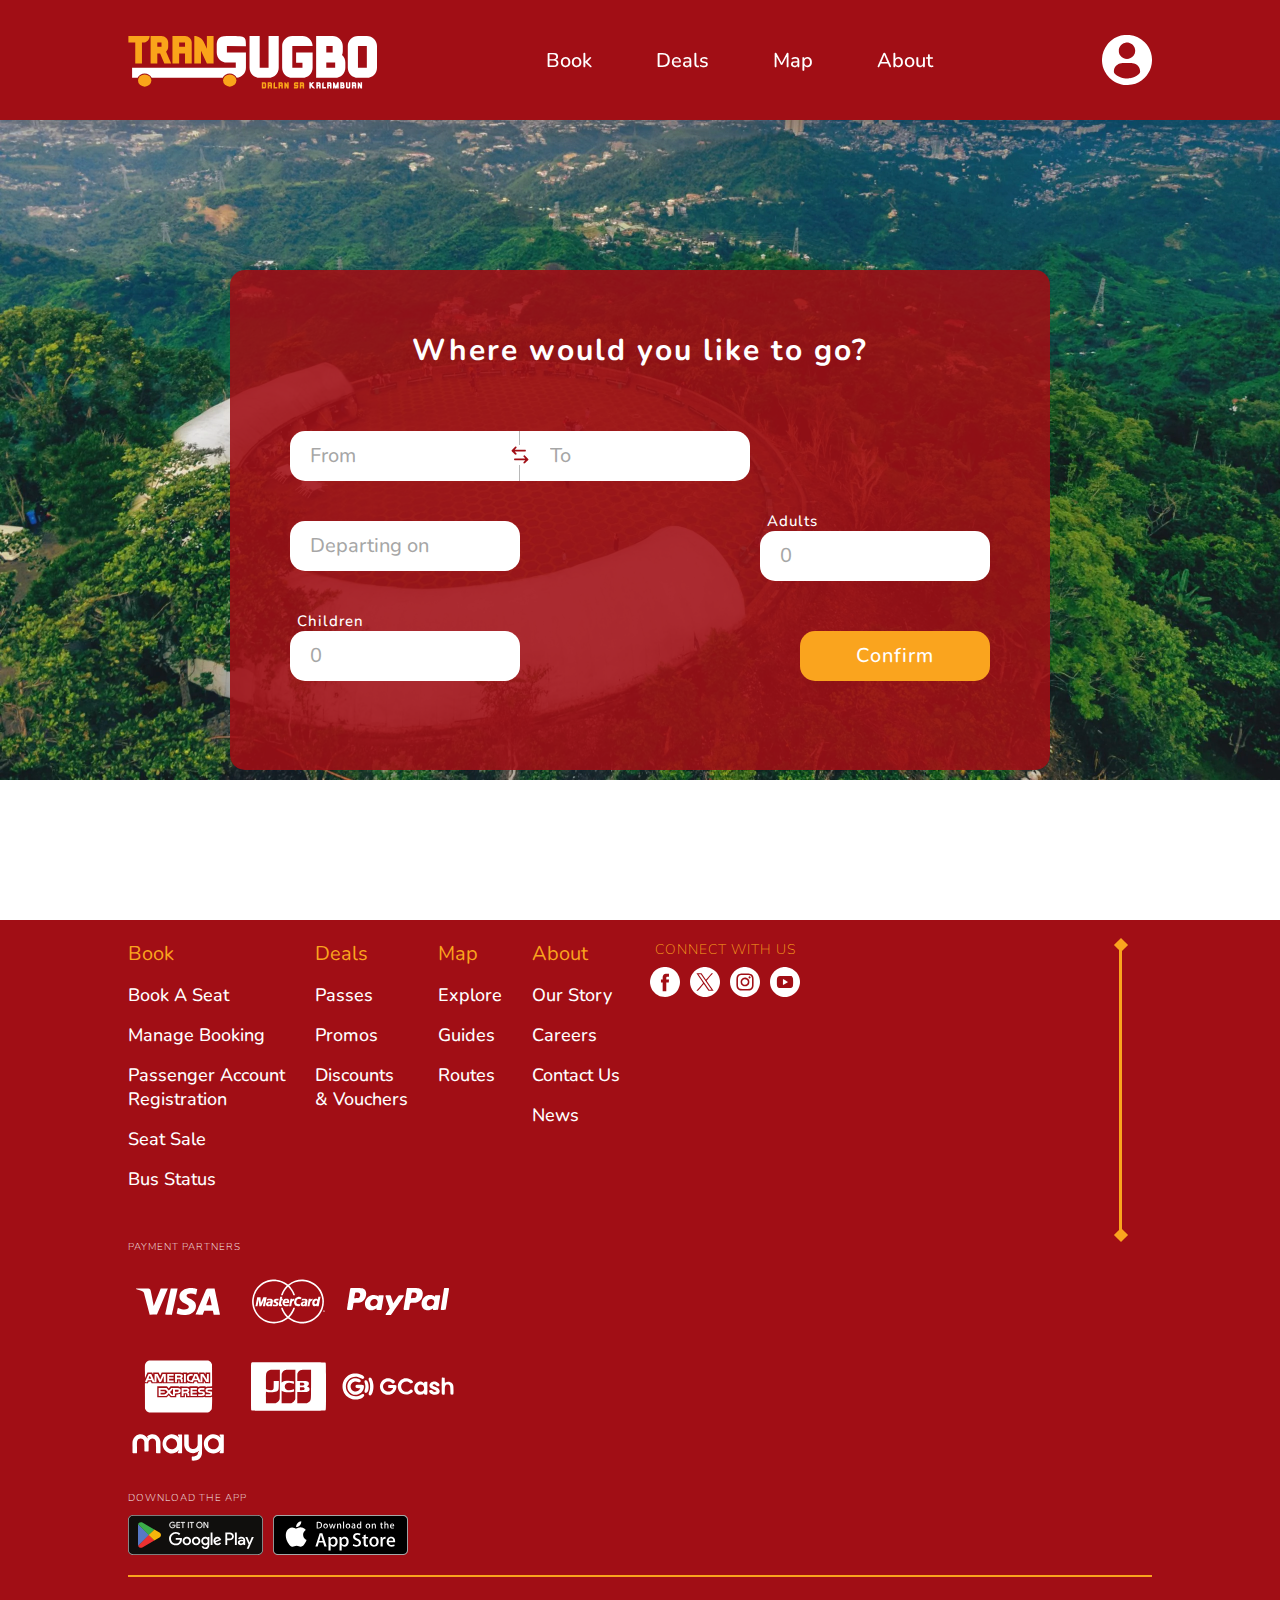
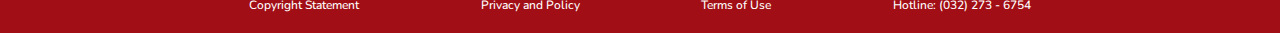
<file: ticketreservation.html>
<html>
    <head>
        <title>Book a Ticket</title>
        <link rel="icon" type="image/x-icon" href="images/TranSugbo_Icon.svg">
        <link rel="stylesheet" type="text/css" href="style.css">
        <script type = "text/javascript" src="main.js"></script>
    </head>
    <body onload="loadData();">
        <div class="index_container">
            <header>
                <a href="index.html" onclick="resetForm();"><img class="logo" src="images/Transugbo-logo-01.svg"></a>
                <nav>
                    <ul class="nav_links">
                        <li>
                            <a href="#">Book</a>
                            <ul class="dropdown">
                                <li><a href="bookingpage.html">Book A Seat</a></li>
                                <hr>
                                <li><a href="#">Manage Booking</a></li>
                                <hr>
                                <li><a href="#">Passenger Account Registration</a></li>
                                <hr>
                                <li><a href="#">Seat Sale</a></li>
                                <hr>
                                <li><a href="#">Bus Status</a></li>
                            </ul>
                        </li>
                        <li>
                            <a href="#">Deals</a>
                            <ul class="dropdown">
                                <li><a href="passes.html">Passes</a></li>
                                <hr>
                                <li><a href="#">Promos</a></li>
                                <hr>
                                <li><a href="#">Discounts & Vouchers</a></li>
                            </ul>
                        </li>
                        <li>
                            <a href="#">Map</a>
                            <ul class="dropdown">
                                <li><a href="#">Explore</a></li>
                                <hr>
                                <li><a href="#">Guides</a></li>
                                <hr>
                                <li><a href="#">Routes</a></li>
                            </ul>
                        </li>
                        <li>
                            <a href="#">About</a>
                            <ul class="dropdown">
                                <li><a href="about.html">Our Story</a></li>
                                <hr>
                                <li><a href="#">Careers</a></li>
                                <hr>
                                <li><a href="#">Contact Us</a></li>
                                <hr>
                                <li><a href="news.html">News</a></li>
                            </ul>
                        </li>
                    </ul>    
                </nav>
                <div class="userLogIn">
                    <a class="user" href="loginpage.html"><img src="images/profile-user.svg"></a>
                </div>
            </header>

            <div class="billing_searchbar">
                <div class="billing_choicebox">
                    <h2>Where would you like to go?</h2>
                    <form class="searchbar" action="billing.html">
                        <div class="searchbox_results">
                            <div class="to_from">
                                <input required class ="from_municipality" name="municipality" id="from_municipality" placeholder="From" autocomplete="off" onkeyup="showResults(this);" onfocus="showResults(this); showX(this);" onblur="document.getElementById('cit_mun_results').style.display = 'none'; hideX();">
                                <input required name="municipality" id="to_municipality" placeholder="To" autocomplete="off" onkeyup="showResults(this);"  onfocus="showResults(this); showX(this);" onblur="document.getElementById('cit_mun_results').style.display = 'none'; hideX();">
                            </div>
                            <img src="images/x-mark.svg" class="x-mark left" id="left" onmousedown="clearinput(this, 0);">
                            <img src="images/x-mark.svg" class="x-mark right" id="right" onmousedown="clearinput(this, 1);">
                            <img src="images/swap.svg" class="swap" onmousedown="swap();">
                            <div class="cities_municipalities_results" id="cit_mun_results">
    
                            </div>
                        </div>
                            <input required type="text" placeholder="Departing on" onfocus="this.type='date'" onblur="this.type='text'" id="depart_date">
                            <div class="person_count">
                                <label for="adult">Adults</label>
                                <input required type="number" name="adult" placeholder="0" min="1" id="adult">
                            </div>
                            <div class="person_count">
                                <label for="children">Children</label>
                                <input type="number" name="children" placeholder="0" min="0" id="children">
                            </div>
                            <button type="submit" onclick="saveDataTicket();">Confirm</button>
                    </form>
                </div>
                
            </div>

            <footer class="footer">
                <div class="whole-footer-container">
                        <div class="footer-row">
                            <div class="footer-col">
                                <div class="footer-col-title">Book</div>
                                <ul class="footer-list">
                                    <li><a href="bookingpage.html">Book A Seat</a></li>
                                    <li><a href="#">Manage Booking</a></li>
                                    <li><a href="#">Passenger Account </br>Registration</a></li>
                                    <li><a href="#">Seat Sale</a></li>
                                    <li><a href="#">Bus Status</a></li>
                                </ul>
                            </div>
                            <div class="footer-col">
                                <div class="footer-col-title">Deals</div>
                                <ul class="footer-list">
                                    <li><a href="passes.html">Passes</a></li>
                                    <li><a href="#">Promos</a></li>
                                    <li><a href="#">Discounts </br>& Vouchers</a></li>
                                </ul>
                            </div>
                            <div class="footer-col">
                                <div class="footer-col-title">Map</div>
                                <ul class="footer-list">
                                    <li><a href="#">Explore</a></li>
                                    <li><a href="#">Guides</a></li>
                                    <li><a href="#">Routes</a></li>
                                </ul>
                            </div>
                            <div class="footer-col">
                                <div class="footer-col-title">About</div>
                                <ul class="footer-list">
                                    <li><a href="about.html">Our Story</a></li>
                                    <li><a href="#">Careers</a></li>
                                    <li><a href="#">Contact Us</a></li>
                                    <li><a href="news.html">News</a></li>
                                </ul>
                            </div>
                            <div class="socmed">
                                <div class="socmed-title">CONNECT WITH US</div>
                                <div class="socmed-links">
                                    <a href="http://facbook.com/TranSugbo"><img src="images/facebook.svg"/></a>
                                    <a href="http://twitter.com/OfficialTranSugbo"><img src="images/twitter.svg"/></a>
                                    <a href="http://instagram.com/officialtransugbo"><img src="images/instagram.svg"/></a>
                                    <a href="http://youtube.com/@OfficialTranSugbo"><img src="images/play.svg"/></a>
                                </div>
                            </div>
                        </div>
    
                     <div class="line-container">
                        <div class="horizontal-line">
                            <div class="diamond"></div>
                            <div class="diamond"></div>
                        </div>
                    </div>
                    
                    <div class="partners-app">
                        <div class="payment-partners">
                            <div class="partners-title">PAYMENT PARTNERS</div>
                            <div class="partners">
                                <a href="https://www.visa.com.ph"><img id="visa" src="images/Visa.svg"/></a>
                                <a href="https://www.mastercard.com.ph/en-ph.html"><img id="mastercard" src="images/mastercard.svg"/></a>
                                <a href="https://www.paypal.com/ph/home"><img id="paypal" src="images/PayPal.svg"/></a>
                                <a href="https://www.americanexpress.com"><img id="amex" src="images/AmEx.svg"/></a>
                                <a href="https://www.global.jcb/en/index.html"><img id="jcb" src="images/JCB.svg"/></a>
                                <a href="https://www.gcash.com"><img id="gcash" src="images/Gcash.svg"/></a>
                                <a href="https://www.maya.ph"><img id="maya" src="images/Maya.svg"/></a>
                            </div>
                        </div>
                        <div class="download-app">
                            <div class="app-title">DOWNLOAD THE APP</div>
                            <div class="googleplay-applestore">
                                <a href="https://play.google.com/store/apps/details?id=com.transugboinc.transugbo"><img id="google" src="images/Google_Play_Store_badge_EN.svg"/></a>
                                <a href="http://apps.apple.com/ph/app/transugbo/id26465947"><img id="apple" src="images/Download_on_the_App_Store_Badge.svg"/></a>
                            </div>
                        </div>
                    </div>
                </div>
                <hr>
                <div class="terms-policy">
                    <ul class="terms-list">
                        <li><a href="#">Copyright Statement</a></li>
                        <li><a href="#">Privacy and Policy</a></li>
                        <li><a href="#">Terms of Use</a></li>
                        <li>Hotline: (032) 273 - 6754</li>
                    </ul>
                </div>
            </footer>
        </div>
    </body>
</html>
</file>
<file: style.css>
@import url('https://fonts.googleapis.com/css2?family=Nunito:wght@500&display=swap');

* {
    box-sizing: border-box;
    margin: 0;
    padding: 0;  
}

li, a, button, .home_text, select, input, .about_headline, .title, .title_description, .guide_name, .passes_title, .loginform label, .login_box h2, .login_box p, .choicebox h2, .billing_choicebox h2, .billing_choicebox label{
    font-family: "Nunito", sans-serif;
    font-weight: 500;
    font-size: 20px;
    color: white;
    text-decoration: none;
}

header {
    position: sticky;
    top: 0;
    display: flex;
    justify-content: space-between;
    align-items: center;
    padding: 30px 10%;
    background-color: #a10e15;
    -webkit-box-shadow: 0px 9px 21px 3px rgba(0,0,0,0.2); 
    box-shadow: 0px 9px 21px 3px rgba(0,0,0,0.2);
    z-index: 2;
}

.logo {
    height: 60px;
    cursor: pointer;
}

.user img {
    height: 50px;
    filter: invert(100%) sepia(7%) saturate(28%) hue-rotate(284deg) brightness(107%) contrast(107%);
    transition:  0.3s ease;
    cursor: pointer;
    
}

.user img:hover {
    filter: invert(73%) sepia(37%) saturate(2590%) hue-rotate(342deg) brightness(102%) contrast(103%);
}

.nav_links {
    list-style: none;
}

.nav_links li {
    display: inline-block;
    padding: 0px 30px;
    position: relative;
}

.nav_links li a {
    transition: all 0.3s ease 0s;
    z-index: 1;
    position: relative;

}

.nav_links li a:after {
    content: '';
    position: absolute;
    width: 0;
    height: 0.175rem;
    left: 0;
    bottom: -8;
    background: #faa41e;
    transform: scale(0, 1);
    transition: transform 0.3s ease;
}

.nav_links li a:hover {
    color:#faa41e;
}

.nav_links li a:hover ~ ul.dropdown {
    display: flex;
}

.nav_links li a:hover:after {
    transform: scale(1, 1);
    width: 100%;
}

ul.dropdown {
    width: 270px;
    position: absolute;
    top: 25px;
    left: 0px;
    background-color: #a10e15;
    border-radius: 10px;
    display: flex;
    flex-direction: column;
    padding: 15px;
    padding-top: 50px;
    gap: 20px;
    display: none;
}

ul.dropdown:hover {
    display: flex;
}

ul.dropdown hr {
    border: 1px solid #faa41e;
    margin: 0px 20px;
}

.home_searchbar {
    display: flex;
    justify-content: center;
    height: 600px;
    background-repeat: no-repeat;
    background-size: cover;
}

.home_center_container {
    display: flex;
    justify-content: center;
    align-items: center;
    flex-direction: column;
    gap: 10%;
    margin: 0 10%;
}

.home_background {
    width: 120%;
    position: fixed;
    z-index: -1;
}

.home_searchbar .home_text {
    text-align: center;
    top: 45%;
    font-size: 60px;
    z-index: 0;
    font-weight: 600;
    letter-spacing: 2px;
    text-shadow: 0px 6px 2px rgba(0,0,0,0.4);
}

.about_guides {
    background-color: white;
    padding-bottom: 5%;
    padding-top: 5%;
    z-index: 0;
}

.home_searchbar .searchbar {
    display: flex;
    justify-content: center;
}

.searchbar {
    display: flex;
    flex-direction: row;
    justify-content: space-around;
    gap: 30px;
    background-color: rgba(217,217,217,0.5);
    -webkit-border-radius: 15px;
    border-radius: 15px;
    padding: 30px;
}

input {
    height: 50px;
    width: 210px;
    color: #4e4e4e;
    padding-left: 20px;
    -webkit-border-radius: 15px;
    border-radius: 15px;
    border: transparent;
    cursor: pointer;
}

input::placeholder {
    color: rgba(78,78,78,0.5);
}

.searchbar input {
    width: 230px;
}

.to_from {
    float: left;
    display: flex;
}

.date_submit {
    display: flex;
    gap: 30px;
}

@media (max-width:1024px) {
    .searchbar {
        gap: 15px;
        padding: 30px 20px;
    }

    .date_submit {
        gap: 15px;
    }
}

#from_municipality {
    margin-right: 0;
    -webkit-border-radius: 15px 0px 0px 15px;
    border-radius: 15px 0px 0px 15px;
    border-right: 1px solid rgba(78,78,78,0.4);
    padding-right: 38px;
}

#to_municipality {
    margin-left: 0;
    -webkit-border-radius: 0px 15px 15px 0px;
    border-radius: 0px 15px 15px 0px;
    padding-left: 30px;
}

#from_municipality, #to_municipality {
    -webkit-appearance: none;
    -moz-appearance: none;
    appearance: none;
    cursor: text;
}

.searchbox_results {
    position: relative;
}

.cities_municipalities_results {
    position: absolute;
    background-color:white;
    top: 50px;
    width: 100%;
    border-radius: 10px;
    box-shadow: 0px 9px 21px 3px rgba(0,0,0,0.2);
    padding: 10px 20px;
    display: none;
    overflow-y: scroll;
    max-height: 400px;
    z-index: 1;
}

.cities_municipalities_results::-webkit-scrollbar {
    width: 10px;
}

.cities_municipalities_results::-webkit-scrollbar-thumb {
    background-color: #a10e15;
    background-clip: content-box;
    border-top: 10px solid transparent;
    border-bottom: 10px solid transparent;
  }


.cities_municipalities_results li {
    color:#4e4e4e;
    list-style: none;
    padding: 10px 5px;
    cursor: pointer;
}

.cities_municipalities_results li:hover {
    background-color:#a10e15;
    color: white;
}

.cities_municipalities_results hr {
    border: 1px solid #d9d9d9;
}

.x-mark, .swap {
    height: 20px;
    max-width: 20px;
    position: absolute;
    top: 14px;
    filter: invert(9%) sepia(100%) saturate(3533%) hue-rotate(348deg) brightness(111%) contrast(101%);
    cursor: pointer;
    display: none;
    animation: 0.1s fade;
}

.swap {
    display: block;
    left: 220px;
    filter:none;
    background-color: white;
}

.left {
    left: 195px;
}

.right {
    left: 425px;
}

.date_submit input {
    cursor: pointer;
}

.home_searchbar .searchbar input, input:focus {
    outline: none;
}

.passespage_container button, .searchbar button, .guide_button, .guides_seemore_button, .passes_buynow_button, .email_form button, .loginform button, .choicebox button, .payment-method button{
    height: 50px;
    width: 190px;
    background-color: #faa41e;
    margin: 30px;
    -webkit-border-radius: 15px;
    border-radius: 15px;
    border: transparent;
    transition: all 0.3s ease;
    cursor: pointer;
}

.searchbar button {
    margin: 0;
}

.loginform button {
    width: 80%;
    height: 40px;
}

.passespage_container button:hover, .searchbar button:hover, .guide_button:hover, .guides_seemore_button:hover, .passes_buynow_button:hover, .email_form button:hover, .loginform button:hover, .choicebox button:hover, .payment-method button:hover{
    -webkit-box-shadow: 2px 11px 9px 0px rgba(0,0,0,0.14); 
    box-shadow: 2px 11px 9px 0px rgba(0,0,0,0.14);
}

.about {
    display: flex;
    max-height: 800px;
    flex-direction: row;
    justify-content: center;
    padding: 0 10%;
    flex-wrap: wrap;
}

.about_photo {
    height: 400px;
    width: 400px;
    overflow: hidden;
    /* background-image: url(./images/about_photo.jpg); */
    background-color: #4e4e4e;
    background-size: cover;
    background-position: 0px -100px;
    background-repeat: no-repeat;
    -webkit-border-radius: 15px;
    border-radius: 15px;
    float: left;
    margin-bottom: 20px;
    margin-right: 30px;
    position: relative;
    display: flex;
    align-items: center;
}

.photoslider {
    position: absolute;
    display: flex;
    align-items: center;
    transition: all 0.3s ease;
    left: 0px;
}

.secondphoto, .fourthphoto {
    height: 400px;
}

.firstphoto{
    height: 700px;
    
}

.thirdphoto {
    height: 600px;
}

.photo_nav {
    position:absolute;
    display: flex;
    gap: 5px;
    bottom: 10px;
    left: 170px;
}

.photo_nav input {
    height: 10px;
    width: 10px;
    display: none;
}

.photo_nav label {
    height: 10px;
    width: 10px;
    background-color: #d9d9d9;
    border-radius: 20px;
    opacity: 0.4;
    cursor:pointer;
    transition: all 0.3s ease;
}

.photo_nav label:hover {
    opacity: 1;
}

#firstbutton:checked ~ label[for="firstbutton"] {
    background-color: #faa41e;
}

#secondbutton:checked ~ label[for="secondbutton"] {
    background-color: #faa41e;
}

#thirdbutton:checked ~ label[for="thirdbutton"] {
    background-color: #faa41e;
}

#fourthbutton:checked ~ label[for="fourthbutton"] {
    background-color: #faa41e;
}

.about_article {
    display: flex;
    flex-direction: column;
    width: 700px;
}

.about_headline {
    color: #faa41e;
    font-size: 38px;
    font-weight: 700;
    text-align: justify;
}

.about_paragraph {
    font-family: "Nunito", sans-serif;
    width: 0;
    min-width:100%;
    color: rgba(78, 78, 78, 0.75);
    text-align: justify;
    font-size: 18px;
    font-style: normal;
    font-weight:normal;
    line-height: 250%;
    padding-top: 4%;
    text-indent: 50px;
}

.about_curve {
    padding: 2% 0;
}

.title {
    color:#a10e15;
    font-size: 32px;
    font-weight: bolder;
    letter-spacing: 4px;
    margin: 10px 10%;
}

.line {
    width: 625px;
    height: 3px;
    background-color: #faa41e;
    display: flex;
    justify-content: right;
    align-items: center;
}

.diamond {
    width: 10px;
    height: 10px;
    background-color: #faa41e;
    transform: rotate(45deg);
}

.title_description {
    color: #a10e15;
    font-size: 16px;
    letter-spacing: 1px;
    margin: 15px 10%;
}

.guides_button {
    display: flex;
    flex-direction: column;
    justify-content: center;
    align-items: center;
}

.guides_boxes {
    display: flex;
    flex-direction: row;
    height: 600px;
    margin: 70px 10% 40px 10%;
    justify-content: center;
    align-items: center;
}

.left_box {
    height: 103.5%;
    width: 300px;
    background-image: url(./images/guidephoto_oslob.jpg);
    background-size: cover;
    background-repeat: no-repeat;
    background-position: -390px 0;
    margin: 10px;
    -webkit-border-radius: 15px 15px 15px 15px;
    border-radius: 15px 15px 15px 15px;
}

.right_box {
    display: flex;
    flex-direction: row;
    flex-wrap: wrap;
    width: 650px;
}

.right_upperbox {
    display: flex;
    flex-direction: row;
    justify-content: space-around;
    width: 100%;
}

.left_side, .right_side {
    height: 300px;
    width: 300px;
    margin: 10px;
    -webkit-border-radius: 15px 15px 15px 15px;
    border-radius: 15px 15px 15px 15px;
}

.left_side {
    background-image: url(./images/guidephoto_cebucity.jpg);
    background-size: cover;
    background-repeat: no-repeat;
    background-position: -40px 0;
}

.right_side {
    background-image: url(./images/guidephoto_sibonga.jpg);
    background-size: cover;
    background-repeat: no-repeat;
    background-position: -30px 0;
}

.right_lowerbox {
    height: 300px;
    width: 100%;
    background-image: url(./images/guidephoto_alegria.jpg);
    background-size: cover;
    background-repeat: no-repeat;
    background-position: 0 -70px;
    margin: 10px;
    -webkit-border-radius: 15px 15px 15px 15px;
    border-radius: 15px 15px 15px 15px;
}

.left_box, .left_side, .right_side, .right_lowerbox {
    overflow: hidden;
    cursor: pointer;
}

.name_box {
    width: 300px;
    height: 300px;
    display: flex;
    justify-content: center;
    align-items: center;
    flex-direction: column;
    translate: 0 57%;
    transition: 0.3s ease;
}

.left_box .name_box {
    translate: 0 111%;
}

.guide_name {
    font-size: 24px;
    font-weight: 700;
    letter-spacing: 1px;
    transition: all 0.3s ease;
}

.cardgradient {
    height: 100%;
    display: flex;
    background-image: linear-gradient(to bottom, transparent 70%, rgba(0, 0, 0, 0.8));
    justify-content: center;
    align-items: center;
    transition: all 0.4s ease;
}

.cardgradient:hover{
    background-color: rgba(161,14,21,0.9);
    background-image: linear-gradient(to bottom, transparent 70%, rgba(161,14,21,0.9));
}

.cardgradient:hover .name_box {
    translate: 0 0;
}

.cardgradient:hover .guide_name {
    color:#faa41e;
}

.guides_seemore_button {
    margin: 10px;
    width: 400px;
    font-size: 20px;
}

.transugbo_passes {
    width: 100%;
    background-color: #a10e15;
    padding-top: 50px;
    padding-bottom: 50px;
}

.passes_header .title, .passes_header .title_description {
    color: white;
}

.passes_section {
    display: flex;
    flex-direction: column;
    align-items: center;
    margin: 30px 10%;
}

.passes_tabs {
    width: 40vw;
    display: flex;
    flex-direction: row;
    justify-content: space-around;
    background-color: #d9d9d9;
    -webkit-border-radius: 20px;
    border-radius: 25px;
    list-style-type: none;
    padding: 4px;
}

.passes_tabs li {
    padding: 5px;
    z-index: 1;
    cursor: pointer;
}

.passes_tabs li a{
    font-size: 15px;
    color: rgba(30, 30, 30, 0.5);
    font-weight: 700;
    letter-spacing: 2px;
    transition: all 0.1s ease;
    user-select: none;
}

.passes_tab {
    position: relative;
}

.indicator {
    position: absolute;
    top: 0;
    background-color:#faa41e;
    width: 33%;
    height: 100%;
    z-index: 0;
    -webkit-border-radius: 25px;
    border-radius: 25px;
    transition: all 0.3s ease;
}

.passes_description {
    display: flex;
    flex-direction: row;
    justify-content: center;
    align-items: center;
    transition: all 0.3s ease;
    display: none;
    animation: fade 0.5s;
}

@keyframes fade {
    from {
        opacity: 0;
    }
    to {
        opacity: 1;
    }
}

.passes_description img {
    width: 330px;
    margin: 25px;
    padding-top: 30px;
    margin-right: 10%;
    filter: invert(73%) sepia(37%) saturate(2590%) hue-rotate(342deg) brightness(102%) contrast(103%);
    float: left;
}

.passes_details {
    padding: 20px;
    display: flex;
    flex-direction: column;
    justify-content: center;
    align-items: center;
}

.passes_title {
    margin: 15px;
    margin-bottom: 30px;
    font-size: 36px;
    letter-spacing: 3px;
    font-weight: 700;
    position: relative;
}

.passes_title::after {
    position: absolute;
    content: ' ';
    width: 90%;
    display: block;
    height: 4px;
    background-color: #faa41e;
    bottom: -6px;
    left: 10px;
    border-radius: 15px;
}

.passes_list li {
    padding: 15px 0;
    text-align: justify;
    font-size: 25px;
    list-style: '\25C6';
    color:#faa41e;
    padding-left: 3%;
}

.passes_list li span {
    color: white;
    font-size: 21px;
}

.news_stories {
    background-color: white;
    padding-top: 50px;
    padding-bottom: 50px;
}

.news_stories .title {
    margin-bottom: 20px;
}

.mainarticle_container {
    max-height: 600px;
    display: flex;
    flex-direction: row;
    justify-content: space-around;
    flex-wrap: wrap;
    gap: 20px;
    align-items: center;
    margin: 10px 10%;
    margin-bottom: 50px;
}

.mainarticle_image {
    background-color: rgba(30, 30, 30, 0.5);
    width: 500px;
    height: 300px;
    float: left;
    -webkit-border-radius: 15px 15px 15px 15px;
    border-radius: 15px 15px 15px 15px;
    background-size: cover;
    background-repeat: no-repeat;
}

.mainarticle_description {
    width: 600px;
    height: 100%;
    display: flex;
    flex-direction: column;
    justify-content: space-evenly;
}

.mainarticle_title {
    width: 100%;
    font-family: "Nunito", sans-serif;
    font-size: 30px;
    padding-top: 10px;
    padding-bottom: 20px;
}

.mainarticle_article {
    font-family: "Nunito", sans-serif;
    font-size: 18px;
    width: 0;
    min-width: 100%;
    text-align: justify;
    line-height: 0.4in;
    text-indent: 50px;
    padding-bottom: 10px;
}

.mainarticle_description a {
    color:#faa41e;
    margin-right: 0;
    margin-left: auto;
    font-size: 18px;
}

.bottom_stories {
    display: flex;
    margin: 10px 10%;
    justify-content: space-around;
    flex-wrap: wrap;
    max-height: 230px;
    overflow: hidden;
}

.story_block {
    display:flex;
    flex-direction: column;
    cursor: pointer;
    width: 350px;
}

.block_image {
    background-color: rgba(30, 30, 30, 0.5);
    width: 100%;
    height: 200px;
    float: left;
    -webkit-border-radius: 15px 15px 15px 15px;
    border-radius: 15px 15px 15px 15px;
    background-size: cover;
    background-repeat: no-repeat;
}

.block_title {
    width: 100%;
    font-family: "Nunito", sans-serif;
    font-size: 15px;
    padding-top: 10px;
}

.newsletter {
    background-color: #d9d9d9;
    padding-top: 50px;
    padding-bottom: 50px;
}

.newsletter_container {
    margin: 0 10%;
}

.newsletter_container .title {
    font-size: 25px;
    margin: 0;
}

.newsletter-subtext {
    font-family: "Nunito", sans-serif;
    color:rgba(78, 78, 78, 0.75);
    letter-spacing: 1px;
    font-size: 15;
}

.newsletter_header {
    padding-bottom: 20px;
}

.email_form {
    display: flex;
    justify-content: space-between;
    gap: 20px;
}

.email_form input {
    width: 0;
    min-width: 80%;
    background-color: #d9d9d9;
    border: 2px solid #a10e15;
    letter-spacing: 2px;
}

.email_form button {
    margin: 0;
    width: 220px;
    background-color: #a10e15;
    letter-spacing: 2px;
}

.footer {
    background-color: #a10e15;
    padding: 20px 10%;
}

.whole-footer-container {
    display: flex;
    justify-content:space-between;
    flex-wrap: wrap;
}

.footer-row {
    display: flex;
    gap: 30px;
    margin-bottom: 40px;
    flex-wrap: wrap;
}

@media (max-width: 1024px) {
    .footer-row {
        width: 100%;
        justify-content: space-between;
        border-bottom: 2px solid #faa41e;
        padding-bottom: 20px;
    }
}

.footer-col * {
    font-size: 18px;
}

.footer-col-title, .socmed-title {
    font-size: 20px;
    font-family: "Nunito", sans-serif;
    color:#faa41e;
    margin-bottom: 8px;
}

.footer-col ul {
    list-style: none;
}

.footer-col li {
    padding: 8px 0;
}

.footer-col li a {
    transition: all 0.1s ease;
}

.footer-col li a:hover, .terms-list li a:hover {
    color:#faa41e;
}

.socmed {
    display: flex;
    flex-direction: column;
    align-items: center;
}

.socmed-title {
    font-weight: 100;
    letter-spacing: 1px;
    font-size: 14px;
}

.socmed-links {
    display: flex;
    gap: 10px;
}

.socmed-links img {
    height: 30px;
    filter: invert(100%) sepia(7%) saturate(28%) hue-rotate(284deg) brightness(107%) contrast(107%);
    transition: all 0.1s ease;
}

.socmed-links img:hover {
    filter: invert(73%) sepia(37%) saturate(2590%) hue-rotate(342deg) brightness(102%) contrast(103%);
}

.horizontal-line {
    height: 300px;
    width: 3px;
    background-color: #faa41e;
    display: flex;
    justify-content: space-between;
    flex-direction: column;
    align-items: center;
}

.line-container {
    margin: 0 30px;
}

@media (max-width: 1024px) {
    .line-container {
        display:none;
    }
}

.partners-app {
    display: flex;
    flex-direction: row;
    flex-wrap: wrap;
    gap: 30px;
    width: 100%;
    justify-content: space-between;
}

@media (min-width: 1024px) {
    .partners-app {
        max-width: 400px;
    }
}

.partners {
    display: grid;
    grid-template-columns: repeat(3, 100px);
    align-items: center;
    justify-items: center;
    gap: 10px;
}

.partners-title, .app-title {
    font-weight: 100;
    letter-spacing: 1px;
    font-size: 10px;
    font-family: "Nunito", sans-serif;
    color:white;
    margin-bottom: 10px;
}

.partners img {
    filter: invert(100%) sepia(7%) saturate(28%) hue-rotate(284deg) brightness(107%) contrast(107%);
    height: 27px;
}

#mastercard, #amex, #jcb {
    height: 75px;
}

.googleplay-applestore {
    display: flex;
    gap: 10px;
    flex-wrap: wrap;
}

#google {
    height:40px;
}

.footer hr {
    background-color:#faa41e;
    height:2px;
    border: none;
    margin: 20px 0;
}

.terms-list {
    list-style: none;
    display: flex;
    justify-content: space-evenly;
}

.terms-list li, .terms-list li a{
    font-size: 12px;
    transition: all 0.1s ease;
}

.loginPage {
    background-image: url(./images/login_background.jpg);
    background-repeat: no-repeat;
    background-size: cover;
    background-position-y: -100px;
    display: flex;
    justify-content: center;
}

.login_box {
    background-color: rgba(161,14,21,0.9);
    width: 400px;
    height: 100%;
    display: flex;
    align-items: center;
    flex-direction: column;
    padding: 3%;
    gap: 20px;
}

@media (max-width: 1024px) {
    .login_box {
        width: 100%;
        padding: 20%;
    }

    .loginPage {
        background-position-y: 0px;
    }
}

.login_box hr, .payment-method hr{
    width: 100%;
    border: 1px solid #faa41e;
}

.login_box h2 {
    font-size: 25px;
    letter-spacing: 1px;
}

.loginform {
    display: flex;
    flex-direction: column;
    width: 100%;
    padding: 5px;
}

.loginform label {
    font-size: 15px;
}

.loginform input, .loginform button {
    width: 100%;
    align-self: center;
    border-radius: 10px;
}

.loginform input {
    margin-top: 5px;
    margin-bottom: 20px;
    height: 40px;
    font-size: 15px;
    cursor: text;
    transition: all 0.3s ease;
}

.loginform input:focus {
    border: 2px solid #faa41e;
    box-shadow: 0px 9px 21px 3px rgba(0,0,0,0.2);
}

.loginform button {
    font-size: 17px;
    margin-bottom: 5px;
}

.login_box a {
    font-size: 15px;
    color:#faa41e;
    cursor: pointer;
}

.login_box a:hover {
    text-decoration: underline;
}

.login_box p {
    font-size: 15px;
}

.password {
    position: relative;
}

.password img {
    height: 25px;
    position: absolute;
    right: 10px;
    top: 12px;
    filter: invert(73%) sepia(37%) saturate(2590%) hue-rotate(342deg) brightness(102%) contrast(103%);
    cursor: pointer;
}

.passes_or_tickets, .billing_searchbar {
    padding: 50px 10%;
    height: 800px;
    display: flex;
    justify-content: center;
    background-image: url(./images/booking_main.webp);
    background-size: cover;
    background-repeat: no-repeat;
    background-position-y: -300px;
    align-items: center;
}

.choicebox, .billing_choicebox {
    display: flex;
    flex-direction: column;
    justify-content: center;
    align-items: center;
    gap: 10px;
    background-color: #a10e15e0;
    padding: 30px;
    border-radius: 15px;
    height: 500px;
    width: 100%;
}

.billing_choicebox {
    width: 80%;
    gap: 30px;
}

.choicebox button {
    height:100px;
    width: 800px;
    font-size: 23px;
    font-weight: 500;
    letter-spacing: 2px;
}

.choicebox h2, .billing_choicebox h2 {
    font-size: 30px;
    font-weight: 700;
    letter-spacing: 2px;
}

.billing_searchbar .searchbar {
    background-color: #ffffff00;
    justify-content: space-between;
    align-items: center;
    max-width: 800px;
    flex-wrap: wrap;
}

.billing_searchbar .searchbar button {
    background-color: #faa41e;
    align-self: flex-end;
}

.billing_choicebox label {
    font-size: 15px;
    padding-left: 7px;
}

.billing_choicebox label, .billing_choicebox button {
    letter-spacing: 1px;
}

.person_count {
    display: flex;
    flex-direction: column;
}

.billing_container {
    padding: 30px 10%;
    display: flex;
    flex-direction: row;
    justify-content: center;
    gap: 30px;
}

.details {
    display: flex;
    flex-direction: column;
    gap: 50px;
}

.contact_details, .passenger_information, .payment_details {
    display: grid;
    flex-wrap: wrap;
    background-color: #faa41e;
    padding: 30px;
    border-radius: 0px 0px 5px 5px;
    justify-content: space-between;
}

.contact_details div, .passenger_information div, .payment_details div {
    display: flex;
    flex-direction: column;
}

.contact_details input:not(.two-column), .passenger_information input:not(.two-column), .payment_details input:not(.two-column) {
    width: 355px;
}


.two-column {
    grid-column: 1/3;
    width: 100%;
}

.billing_container input, .billing_container select {
    padding: 10px;
    background-color: white;
    margin-top: 5px;
    margin-bottom: 10px;
    height: 40px;
    border-radius: 5px;
    font-size: 15px;
    font-family: "Nunito", sans-serif;
    color:#4e4e4e;
    border: none;
}

.billing_container input:focus, .billing_container select:focus {
    border:1px solid #a10e15;
}


.billing_container label {
    font-size: 15px;
    font-family: "Nunito", sans-serif;
    color:#a10e15;
}

.billing_container h3, .billing_container h4 {
    font-size: 20px;
    font-family: "Nunito", sans-serif;
    color:white;
    font-weight: 500;
    letter-spacing: 1px;
    padding: 5px;
    padding-left: 10px;
}

.billing_container h4 {
    justify-self: center;
    margin-bottom: 5px;
    color: #a10e15;
}

.contact, .passenger, .payment {
    gap: 10px;
    background-color: #a10e15;
    border-radius: 6px;
    -webkit-box-shadow: 3px 16px 38px 0px rgba(0,0,0,0.3); 
    box-shadow: 3px 16px 38px 0px rgba(0,0,0,0.3);
    width: 800px;
}

.payment-method {
    width: 300px;
    height: fit-content;
    background-color: #a10e15;
    border-radius: 5px;
    box-shadow: 3px 16px 38px 0px rgba(0,0,0,0.3);
    position: sticky;
    top: 140px;
    display: flex;
    flex-direction: column;
    padding: 15px 2%;
}

.payment-method h4 {
    color: white;
    align-self: center;
    padding: 5px;
}

.payment-method h5 {
    font-size: 13px;
    font-family: "Nunito", sans-serif;
    color:#faa41e;
    letter-spacing: 1px;
    font-weight: 500;
}

#billing_to, #billing_from, #adult_counter, #children_counter {
    font-size: 18px;
    color:#d9d9d9;
}

#payment_title, .travel_details label  {
    color:#faa41e;
    font-size: 18px;
}

.travel_details label {
    letter-spacing: 1px;
}

.travel_details {
    display: grid;
    grid-template-columns: repeat(2, 100px);
    justify-items: center;
    justify-content: space-between;
    align-items: center;
    padding: 10px;
    gap: 10px;
}

.travel_details:first-of-type {
    gap: 3px;
}

#billing_mode, #mode_label {
    margin: 0;
}

#billing_mode {
    width: 100%;
}

#exp-mm, #exp-yyyy, #exp input {
    width: 105px;
}

#exp {
    display: flex;
    flex-direction: row;
    justify-content: space-between;
    align-items: center;
}

#exp span {
    font-size: 35px;
    color: #a10e15;
    font-family: "Nunito", sans-serif;
}

.total {
    margin: 5px;
    text-align: center;
}

.date {
    text-align: center;
}

.travel_details #depart_date {
    font-size: 15px;
    color: white;
}

.counter img {
    height: 25px;
    width: 25px;
    filter: invert(73%) sepia(37%) saturate(2590%) hue-rotate(342deg) brightness(102%) contrast(103%);
    cursor: pointer;
    transition: all 0.1s ease;
}

.counter img:hover {
    filter: invert(100%) sepia(7%) saturate(28%) hue-rotate(284deg) brightness(107%) contrast(107%);
}

.counter {
    display: flex;
    gap: 5px;
}

.payment-method button {
    margin: 0px;
    height: 40px;
    align-self: center;
}

#form_data {
    display: none;
}

.passespage_header, .about_page_header {
   height: 350px;
   overflow: hidden;
   background-image: url(./images/passes_header_bg.jpg);
   background-size: cover;
   background-repeat: no-repeat;
   background-position: 0px -80px;
   position: relative;
}

.passespage_header h4, .passespage_header h5, .about_page_header h4, .about_page_header h5 {
    font-family: "Nunito", sans-serif;
    font-size: 50px;
    color: white;
    text-shadow: 0px 4px 2px rgba(0,0,0,0.4);
    position: absolute;
    right: 10%;
    top: 70%;
}

.passespage_header h5, .about_page_header h5 {
    top: 87%;
    font-size: 18px;
}

.passespage_content {
    padding: 20px 12%;
}

.passespage_content .passes_description {
    display: flex;
    justify-content: space-around;
    margin: 20px;
}

.passespage_content .passes_description {
    background-color: #a10e15;
    border-radius: 10px;
    box-shadow: 0px 9px 21px 3px rgba(0,0,0,0.4);
}

.passespage_content .passes_description img {
    margin: 25px;
}

.passes_details h4 {
    font-family: "Nunito", sans-serif;
    font-size: 20px;
    color: white;
    position: absolute;
    left: 27%;
    top: 59px;

}

.passespage_content .passes_details .passes_title {
    position: relative;
}

.about_page_header {
    background-image: url(./images/guidephoto_cebucity.jpg);
    background-position: 0px -200px;
}

.about_content {
    padding: 20px 15%;
    gap: 20px;
}

.about_content * {
    font-family: "Nunito", sans-serif;
    font-size: 18px;
    text-align: justify;
}

.about_content p {
    padding: 10px 0px;
    line-height: 35px;
}

.about_founders {
    height: 300px;
    width: 300px;
    overflow: hidden;
    margin: 10px;
    border-radius: 10px;
    position: relative;
}

.about_founders:first-of-type {
    float: left;
}

.about_founders img {
    width: 300px;
}

.about_content h4 {
    text-align: center;
}

.co-founders {
    display: flex;
    justify-content: center;
}

.co-founders span {
    position: absolute;
    left: 30px;
    top: 260px;
    color: white;
    font-weight: 700;
    text-shadow: 0px 4px 2px rgba(0,0,0,0.4);
}

.news_page {
    padding: 20px 15%;
    display: flex;
    gap: 10px;
    flex-direction: column;
    justify-content: center;
}

.news_block {
    display: grid;
    grid-template-columns: 50% 50%;
    gap: 10px;
    align-items: center;
    justify-content: center;
}

.news_image {
    height: 300px;
    width: 80%;
    background-color: #a10e15;
    border-radius: 10px;
    overflow: hidden;
    position: relative;
    background-size: cover;
    background-repeat: no-repeat;
}

.aloguinsan {
    background-image: url(./images/aloguinsan.jpg);
}

.moalboal {
    background-image: url(./images/moalboal.jpg);
}

.bantayan {
    background-image: url(./images/daanbantayan.jpg);
}

.alegria {
    background-image: url(./images/alegria.jpg);
}

.news_description {
    display: flex;
    flex-direction: column;
    justify-content: space-evenly;
    height: 100%;
}

.news_description * {
    font-family: "Nunito", sans-serif;
    font-size: 20px;
}

.news_description p {
    text-align: justify;
}

.news_description h4 {
    font-size: 30px;
}

.news_description a {
    color: #faa41e;
}

.news_page hr {
    border: 2px solid #faa41e;
    border-radius: 15px;
}

.about_content a {
    color:#faa41e;
    text-decoration: underline;
}
</file>
<file: profile.css>
body * {
    font-family: "Nunito", sans-serif;
}

body {
    display: flex;
    flex-direction: column;
    padding: 30px 10%;
    align-items: center;
    gap: 50px;
}

.profile_title * {
    text-align: center;
}

.profile_content {
    display: flex;
    flex-direction: row;
    justify-content: space-between;
    gap: 20px;
}

.profile_content p {
    line-height: 25px;
}

.profile_image {
    height: 400px;
    width: 400px;
    background-image: url(./images/Frenz.jpg);
    overflow: hidden;
    background-repeat: no-repeat;
    background-size: cover;
    border-radius: 1200px;
    box-shadow: 5px 5px 15px 5px rgba(0,0,0,0.29);
}

.profile_about, .profile_details {
    width: 500px;
    padding: 0px 5%;
    display: flex;
    flex-direction: column;
    gap: 30px;
}

.profile_details h5 {
    font-weight: 200;
    font-size: 15px;
}

.profile_details .socmed-links {
    filter: invert(61%) sepia(30%) saturate(7321%) hue-rotate(159deg) brightness(91%) contrast(101%);
}
</file>
